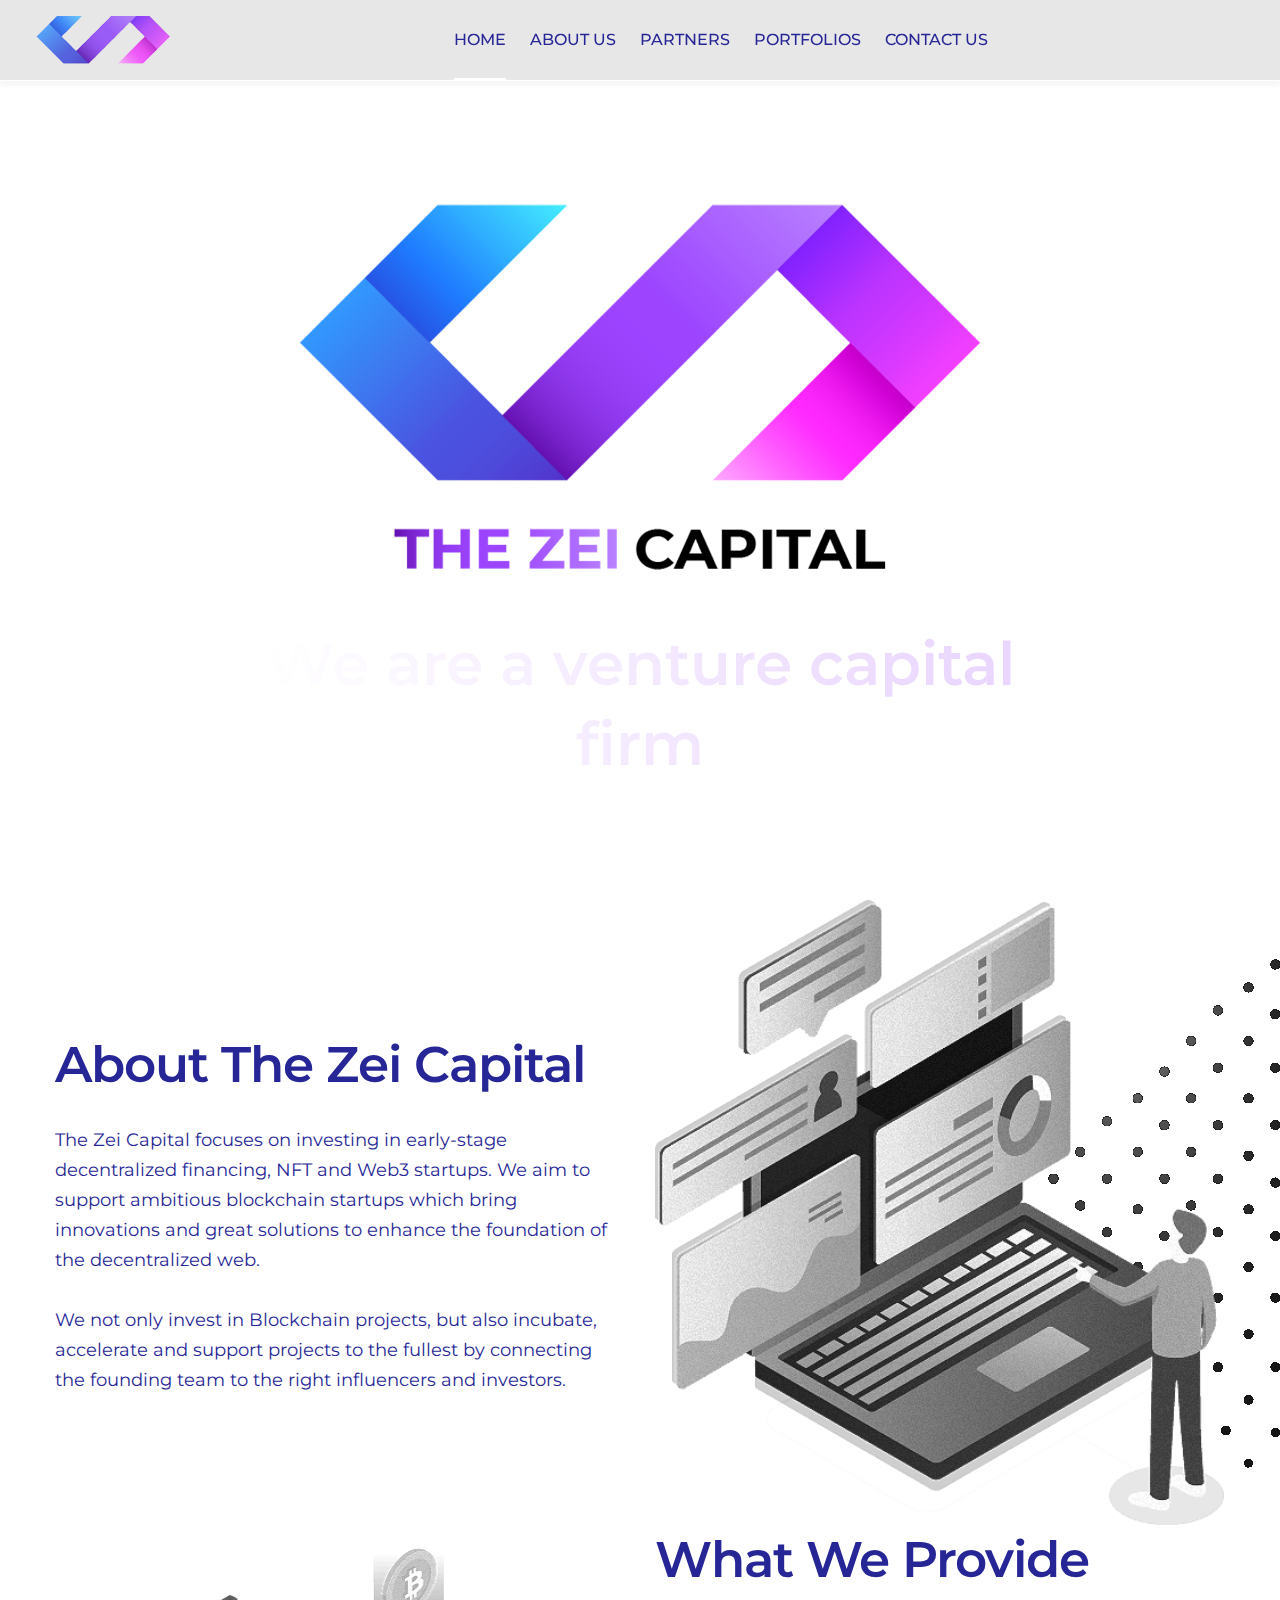
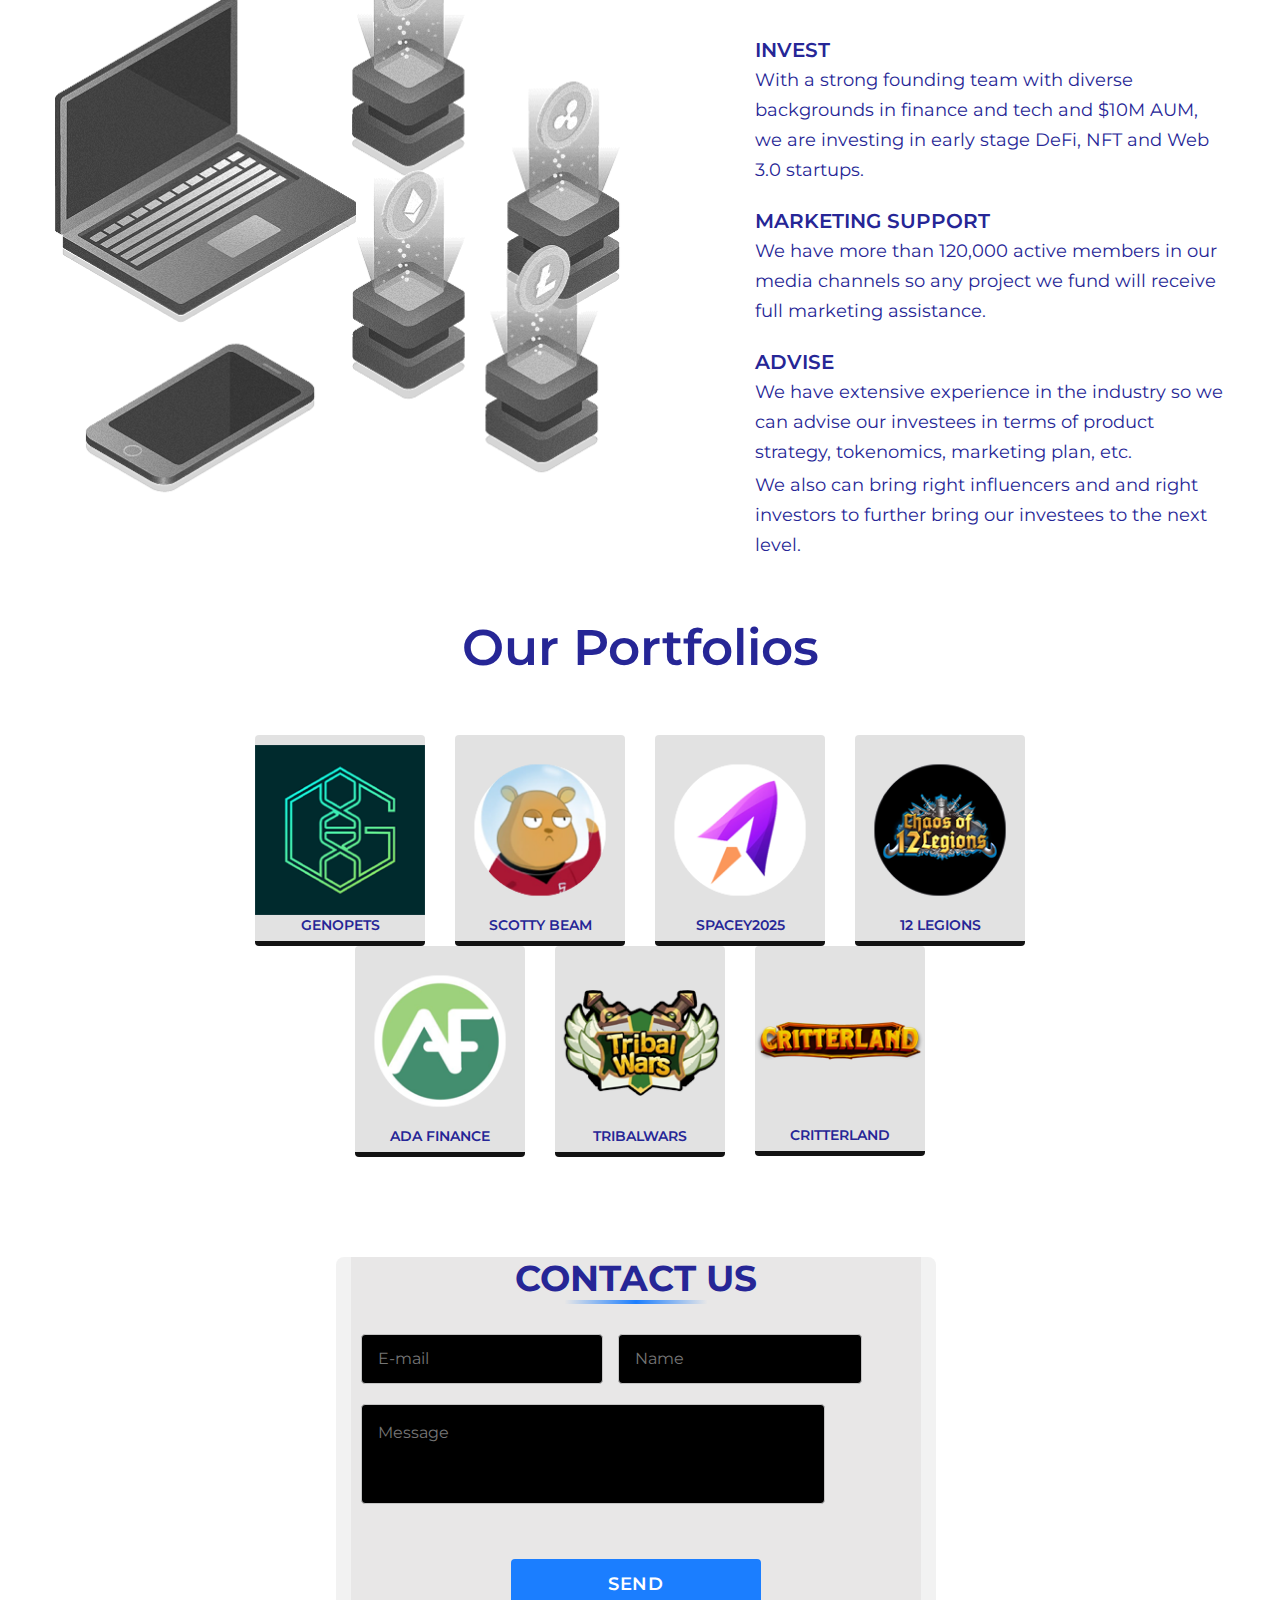
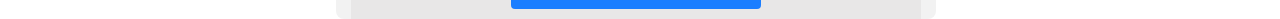
<file: index.html>
<html lang="en" class=" sizes customelements history pointerevents postmessage webgl websockets cssanimations csscolumns csscolumns-width csscolumns-span csscolumns-fill csscolumns-gap csscolumns-rule csscolumns-rulecolor csscolumns-rulestyle csscolumns-rulewidth csscolumns-breakbefore csscolumns-breakafter csscolumns-breakinside flexbox picture srcset webworkers sizes customelements history pointerevents postmessage webgl websockets cssanimations csscolumns csscolumns-width csscolumns-span csscolumns-fill csscolumns-gap csscolumns-rule csscolumns-rulecolor csscolumns-rulestyle csscolumns-rulewidth csscolumns-breakbefore csscolumns-breakafter csscolumns-breakinside flexbox picture srcset webworkers sizes customelements history pointerevents postmessage webgl websockets cssanimations csscolumns csscolumns-width csscolumns-span csscolumns-fill csscolumns-gap csscolumns-rule csscolumns-rulecolor csscolumns-rulestyle csscolumns-rulewidth csscolumns-breakbefore csscolumns-breakafter csscolumns-breakinside flexbox picture srcset webworkers sizes customelements history pointerevents postmessage webgl websockets cssanimations csscolumns csscolumns-width csscolumns-span csscolumns-fill csscolumns-gap csscolumns-rule csscolumns-rulecolor csscolumns-rulestyle csscolumns-rulewidth csscolumns-breakbefore csscolumns-breakafter csscolumns-breakinside flexbox picture srcset webworkers"><head><link type="text/css" id="dark-mode" rel="stylesheet" href="">

    <meta charset="utf-8">
    <meta http-equiv="x-ua-compatible" content="ie=edge">
    <meta name="description" content="">
    <meta name="viewport" content="width=device-width, initial-scale=1, shrink-to-fit=no">

    <!--====== Title ======-->
    <title>The Zei Capital - We are a venture capital ﬁrm</title>

    <!--====== Favicon Icon ======-->
    <link rel="shortcut icon" href="assets/images/2.png" type="image/png">

    <!--====== Bootstrap css ======-->
    <link rel="stylesheet" href="assets/css/bootstrap.min.css">

    <!--====== Fontawesome css ======-->
    <link rel="stylesheet" href="assets/css/all.css">

    <!--====== nice select css ======-->
    <link rel="stylesheet" href="assets/css/nice-select.css">

    <!--====== Slick css ======-->
    <link rel="stylesheet" href="assets/css/slick.css">

    <!--====== Swiper css ======-->
    <link rel="stylesheet" href="assets/css/swiper.min.css">

    <!--====== Default css ======-->
    <link rel="stylesheet" href="assets/css/default.css">

    <!--====== Style css ======-->
    <link rel="stylesheet" href="assets/css/style.css">


</head>

<body data-new-gr-c-s-check-loaded="14.1052.0" data-gr-ext-installed="" data-new-gr-c-s-loaded="14.1052.0">

    <header class="header-area">
        <div class="header-nav sticky">
            <div class="container-fluid">
                <div class="row">
                    <div class="col-lg-12">
                        <div class="navigation">
                            <nav class="navbar navbar-expand-lg navbar-light ">
                                <a class="navbar-brand" href="index.html"><img src="assets/images/logo.png" alt=""></a>
                                <!-- logo -->
                                <button class="navbar-toggler" type="button" data-toggle="collapse" data-target="#navbarSupportedContent" aria-controls="navbarSupportedContent" aria-expanded="false" aria-label="Toggle navigation">
                                    <span class="toggler-icon"></span>
                                    <span class="toggler-icon"></span>
                                    <span class="toggler-icon"></span>
                                </button> <!-- navbar toggler -->

                                <div class="collapse navbar-collapse sub-menu-bar" id="navbarSupportedContent">
                                    <ul class="navbar-nav m-auto">
                                        <li class="nav-item">
                                            <a class="nav-link active" href="index.html">HOME </a>
                                        </li>
                                        <li class="nav-item">
                                            <a class="nav-link" href="#about">ABOUT US</a>
                                        </li>
                                        <li class="nav-item">
                                            <a class="nav-link" href="#partners">PARTNERS</a>
                                        </li>
                                        <li class="nav-item">
                                            <a class="nav-link" href="#portfolios">PORTFOLIOS</a>
                                        </li>
                                        <li class="nav-item">
                                            <a class="nav-link" href="#contact">CONTACT US</a>
                                        </li>
                                    </ul>
                                </div> <!-- navbar collapse -->
                            </nav>
                        </div> <!-- navigation -->
                    </div>
                </div>
            </div>
        </div>
    </header>

    <section class="banner-area bg_cover">
        <div class="container">
            <div class="row justify-content-center">
                <div class="col-lg-8 col-md-8">
                    <div class="banner-content text-center">
					<img src="assets/images/alogo.png" alt="logo">
                        <h1 class="title">We are a venture capital ﬁrm</h1>
                    </div>
                </div>
            </div>
        </div>
    </section>

    <section class="crypten-trade-area pt-190">
        
        <div class="item-1 item-2 mt-180">
            <div class="container">
                <div class="row align-items-center">
                    <div class="col-lg-6 order-lg-1 order-2">
                        <div class="crypten-trade-content" id="about">
                            <span></span>
                            <h3 class="title">About The Zei Capital</h3>
                            <p>The Zei Capital focuses on investing in early-stage decentralized financing, NFT and Web3 startups. We aim to support ambitious blockchain startups which bring innovations and great solutions to enhance the foundation of the decentralized web.</p>
							<p>We not only invest in Blockchain projects, but also incubate, accelerate and support projects to the fullest by connecting the founding team to the right influencers and investors.</p>
                        </div>
                    </div>
                    <div class="col-lg-6 order-lg-2 order-1">
                        <div class="crypten-trade-thumb">
                            <img src="assets/images/benefits-2.png" alt="">
                        </div>
                    </div>
                </div>
            </div>
            <div class="crypten-color">
                <img src="assets/images/shape/color-bg-2.png" alt="">
            </div>
        </div>
		<div class="item-1">
            <div class="container">
                <div class="row align-items-center">
                    <div class="col-lg-6">
                        <div class="crypten-trade-thumb">
                            <img src="assets/images/benefits-1.png" alt="">
                        </div>
                    </div>
                    <div class="col-lg-6">
                        <div class="crypten-trade-content">
                            <span></span>
                            <h3 class="title">What We Provide</h3><br><br>
                            <div class="trade-item mt-30">
                                <img src="assets/images/icon/trade-icon-1.png" alt="">
                                <h5 class="title">Invest</h5>
                                <p>With  a strong founding team with diverse backgrounds in finance and tech and $10M AUM, we are investing in early stage DeFi, NFT and Web 3.0 startups.</p>
                            </div><br>
                            <div class="trade-item mt-30">
                                <img src="assets/images/icon/features-icon-1.png" alt="">
                                <h5 class="title">Marketing Support</h5>
                                <p>We have more than 120,000 active members in our media channels so any project we fund will receive full marketing assistance.</p>
                            </div><br>
                            <div class="trade-item mt-30">
                                <img src="assets/images/icon/trade-icon-3.png" alt="">
                                <h5 class="title">Advise</h5>
                                <p>We have extensive experience in the industry so we can advise our investees in terms of product strategy, tokenomics, marketing plan, etc.</p>
								<p>We also can bring right influencers and and right investors to further bring our investees to the next level.
</p>
                            </div>
                        </div>
                    </div>
                </div>
            </div>
            <div class="crypten-color">
                
            </div>
        </div>
    </section>

    

    <section class="brand-area">
        <div class="container">
            <div class="row justify-content-center">
                <div class="col-lg-6">
                    <div class="section-title text-center" id="portfolios">
                        <h3 class="title">Our Portfolios</h3>
                    </div>
                </div>
            </div>
            <div class="row justify-content-center">
                <div class="col-lg-2 col-md-3 col-sm-6 col-6">
                    <div class="brand-item mt-30" style="border-bottom: 5px solid #131313;background-color: #35333324;border-radius: 4px;padding: 5px 0px;font-size: 14px;font-weight: 600;color: ##262696;text-transform: uppercase;padding-top: 10px;">
                         <img src="assets/images/13632.png?v=1.1" alt="brand">
						<div><center><span>Genopets</span></center></div>
                    </div>
                </div>
                <div class="col-lg-2 col-md-3 col-sm-6 col-6">
                    <div class="brand-item mt-30" style="border-bottom: 5px solid #131313;background-color: #35333324;border-radius: 4px;padding: 5px 0px;font-size: 14px;font-weight: 600;color: ##262696;text-transform: uppercase;padding-top: 10px;">
                        <img src="assets/images/sb.png" alt="brand">
						<div><center><span>SCOTTY BEAM</span></center></div>
                    </div>
                </div>
                <div class="col-lg-2 col-md-3 col-sm-6 col-6">
                    <div class="brand-item mt-30" style="border-bottom: 5px solid #131313;background-color: #35333324;border-radius: 4px;padding: 5px 0px;font-size: 14px;font-weight: 600;color: ##262696;text-transform: uppercase;padding-top: 10px;">
                        <img src="assets/images/spy.png" alt="brand">
						<div><center><span>SPACEY2025</span></center></div>
                    </div>
                </div>
                <div class="col-lg-2 col-md-3 col-sm-6 col-6">
                    <div class="brand-item mt-30" style="border-bottom: 5px solid #131313;background-color: #35333324;border-radius: 4px;padding: 5px 0px;font-size: 14px;font-weight: 600;color: ##262696;text-transform: uppercase;padding-top: 10px;">
                        <img src="assets/images/12l.png" alt="brand">
						<div><center><span>12 LEGIONS</span></center></div>
                    </div>
                </div>
            </div>
            <div class="row justify-content-center mt-70">
                <div class="col-lg-2 col-md-3 col-sm-6 col-6">
                    <div class="brand-item mt-30" style="border-bottom: 5px solid #131313;background-color: #35333324;border-radius: 4px;padding: 5px 0px;font-size: 14px;font-weight: 600;color: ##262696;text-transform: uppercase;padding-top: 10px;">
                        <img src="assets/images/p2p.png" alt="brand">
						<div><center><span>ADA FINANCE</span></center></div>
                    </div>
                </div>
                <div class="col-lg-2 col-md-3 col-sm-6 col-6">
                    <div class="brand-item mt-30" style="border-bottom: 5px solid #131313;background-color: #35333324;border-radius: 4px;padding: 5px 0px;font-size: 14px;font-weight: 600;color: ##262696;text-transform: uppercase;padding-top: 10px;">
                        <img src="assets/images/tribalwars.png" alt="brand">
						<div><center><span>tribalwars</span></center></div>
                    </div>
                </div>
                <div class="col-lg-2 col-md-3 col-sm-6 col-6">
                    <div class="brand-item mt-30" style="border-bottom: 5px solid #131313;background-color: #35333324;border-radius: 4px;padding: 5px 0px;font-size: 14px;font-weight: 600;color: ##262696;text-transform: uppercase;padding-top: 10px;">
                        <img src="assets/images/cr.png" alt="brand">
						<div><center><span>Critterland</span></center></div>
                    </div>
                </div>
                
            </div>
			            
			
            
            
             
			
			             
			
			             
						             
             
			 
            
            
            
                        
        </div>
        <div class="banefits-color-2">
            
        </div>
    </section>

    <section class="contact-area">
        <div class="container">
            <div class="row justify-content-center">
                <div class="col-lg-6">
                    <section id="form_block" class="container" style="
    background: #F2F2F2;
    /* box-shadow: 0px 4px 32px rgb(0 0 0 / 25%); */
    border-radius: 8px;
    width: 100%;
    /* height: 500px; */
    position: absolute;
    /* bottom: -248px; */
    /* padding: 50px 0px; */
    margin: 0px 0px 0px -19px;
"><grammarly-extension data-grammarly-shadow-root="true" style="position: absolute; top: 0px; left: 0px; pointer-events: none;" class="cGcvT"></grammarly-extension><grammarly-extension data-grammarly-shadow-root="true" style="position: absolute; top: 0px; left: 0px; pointer-events: none;" class="cGcvT"></grammarly-extension>
			<div class="form" style="
    background: #e8e7e7;
">
				<h2 style="
    /* background: #e8e7e7; */
    text-align: center;
    text-transform: uppercase;
    margin-bottom: 30px;
    color: #262696;
    border-top: 0px;
    border-left: 0px;
    border-right: 0px;
    border-bottom: 4px solid transparent;
    border-image-source: linear-gradient(to right, rgba(0, 0, 0, 0), rgba(0, 0, 0, 0), rgba(0, 0, 0, 0), rgba(0, 0, 0, 0), #1B7EFF, rgba(0, 0, 0, 0), rgba(0, 0, 0, 0), rgba(0, 0, 0, 0), rgba(0, 0, 0, 0));
    border-image-slice: 1;
    background: #e8e7e7;
">contact us</h2>
				<div class="form-container" style="
    background: #e8e7e7;
">
					<div role="form" class="wpcf7" id="wpcf7-f437-o2" lang="en-US" dir="ltr">
<div class="screen-reader-response"><p role="status" aria-live="polite" aria-atomic="true"></p> <ul></ul></div>
<form action="#" method="post" class="wpcf7-form init" novalidate="novalidate" data-status="init">
<div style="display: none;">
<input type="hidden" name="_wpcf7" value="437">
<input type="hidden" name="_wpcf7_version" value="5.3.2">
<input type="hidden" name="_wpcf7_locale" value="en_US">
<input type="hidden" name="_wpcf7_unit_tag" value="wpcf7-f437-o2">
<input type="hidden" name="_wpcf7_container_post" value="0">
<input type="hidden" name="_wpcf7_posted_data_hash" value="">
</div>
<p class="form-row form-row-wide">
<span class="wpcf7-form-control-wrap your-email"><input type="email" name="your-email" value="" size="40" class="wpcf7-form-control wpcf7-text wpcf7-email wpcf7-validates-as-required wpcf7-validates-as-email message-email" aria-required="true" aria-invalid="false" placeholder="E-mail" style="
    margin: 0px 15px;
    padding: 16px;
    width: 242px;
    height: 50px;
    background: #000000;
    border: 1px solid #C4C4C4;
    box-sizing: border-box;
    border-radius: 4px;
    transition: .2s all ease-in-out;
    -webkit-appearance: none;
    -moz-appearance: none;
    appearance: none;
"></span><br>
<span class="wpcf7-form-control-wrap your-name"><input type="text" name="your-name" value="" size="40" class="wpcf7-form-control wpcf7-text wpcf7-validates-as-required message-name" aria-required="true" aria-invalid="false" placeholder="Name" style="
    padding: 16px;
    width: 244px;
    height: 50px;
    background: #000000;
    border: 1px solid #C4C4C4;
    box-sizing: border-box;
    border-radius: 4px;
    transition: .2s all ease-in-out;
    -webkit-appearance: none;
    -moz-appearance: none;
    appearance: none;
"></span>
</p>
<p class="form-row">
<span class="wpcf7-form-control-wrap your-message"><textarea name="your-message" cols="40" rows="10" class="wpcf7-form-control wpcf7-textarea" aria-invalid="false" placeholder="Message" spellcheck="false" style="
    margin: 15px;
    margin: 0 10px;
    box-shadow: none;
    background: #000000;
    border: 1px solid #C4C4C4;
    box-sizing: border-box;
    border-radius: 4px;
    padding: 16px;
    overflow: hidden;
    width: 100%;
    margin: 20px 15px 45px 15px;
    height: 100px;
    resize: none;
    transition: .2s all ease-in-out;
    -webkit-appearance: none;
    -moz-appearance: none;
    appearance: none;
"></textarea></span><br>
<input type="submit" value="Send" class="wpcf7-form-control wpcf7-submit" style="
    background: #1B7EFF;
    border: 1px solid #C4C4C4;
    border-radius: 4px;
    height: 50px;
    width: 250px;
    margin: 10px auto;
    display: block;
    border: 0px;
    letter-spacing: 0.05em;
    text-transform: uppercase;
    color: #FFFFFF;
    font-weight: 600;
    font-size: 18px;
    line-height: 16px;
"></p>
<div class="wpcf7-response-output" aria-hidden="true"></div></form></div>				</div>
			</div>
		</section>
                </div>
            </div>
        </div>
        <div class="banefits-color-2">
            
        </div>
    </section>

    <footer class="footer-area">
        <div class="container">
            <div class="row">
                <div class="col-lg-12" style="
    /* background: #e8e7e7; */
">
                    
                </div>
            </div>
        </div>
        <div class="banefits-color-2">
            
        </div>
    </footer>

    <!--====== jquery js ======-->
    <script src="assets/js/vendor/modernizr-3.6.0.min.js"></script>
    <script src="assets/js/vendor/jquery-1.12.4.min.js"></script>

    <!--====== Bootstrap js ======-->
    <script src="assets/js/bootstrap.min.js"></script>
    <script src="assets/js/popper.min.js"></script>

    <!--====== Slick js ======-->
    <script src="assets/js/slick.min.js"></script>

    <!--====== Swiper js ======-->
    <script src="assets/js/swiper.min.js"></script>

    <!--====== nice select js ======-->
    <script src="assets/js/jquery.nice-select.min.js"></script>

    <!--====== circle progress js ======-->
    <script src="assets/js/circle-progress.min.js"></script>

    <!--====== Images Loaded js ======-->
    <script src="assets/js/jquery.syotimer.min.js"></script>

    <!--====== Main js ======-->
    <script src="assets/js/main.js"></script>



<grammarly-desktop-integration data-grammarly-shadow-root="true"></grammarly-desktop-integration><grammarly-mirror data-grammarly-shadow-root="true" class="cGcvT"></grammarly-mirror></body></html>
</file>
<file: assets/css/nice-select.css>
.nice-select {
  -webkit-tap-highlight-color: transparent;
  background-color: ##262696;
  border-radius: 5px;
  border: solid 1px #e8e8e8;
  box-sizing: border-box;
  clear: both;
  cursor: pointer;
  display: block;
  float: left;
  font-family: inherit;
  font-size: 14px;
  font-weight: normal;
  height: 42px;
  line-height: 40px;
  outline: none;
  padding-left: 18px;
  padding-right: 30px;
  position: relative;
  text-align: left !important;
  -webkit-transition: all 0.2s ease-in-out;
  transition: all 0.2s ease-in-out;
  -webkit-user-select: none;
     -moz-user-select: none;
      -ms-user-select: none;
          user-select: none;
  white-space: nowrap;
  width: auto; }
  .nice-select:hover {
    border-color: #dbdbdb; }
  .nice-select:active, .nice-select.open, .nice-select:focus {
    border-color: #999; }
  .nice-select:after {
    border-bottom: 2px solid #999;
    border-right: 2px solid #999;
    content: '';
    display: block;
    height: 5px;
    margin-top: -4px;
    pointer-events: none;
    position: absolute;
    right: 12px;
    top: 50%;
    -webkit-transform-origin: 66% 66%;
        -ms-transform-origin: 66% 66%;
            transform-origin: 66% 66%;
    -webkit-transform: rotate(45deg);
        -ms-transform: rotate(45deg);
            transform: rotate(45deg);
    -webkit-transition: all 0.15s ease-in-out;
    transition: all 0.15s ease-in-out;
    width: 5px; }
  .nice-select.open:after {
    -webkit-transform: rotate(-135deg);
        -ms-transform: rotate(-135deg);
            transform: rotate(-135deg); }
  .nice-select.open .list {
    opacity: 1;
    pointer-events: auto;
    -webkit-transform: scale(1) translateY(0);
        -ms-transform: scale(1) translateY(0);
            transform: scale(1) translateY(0); }
  .nice-select.disabled {
    border-color: #ededed;
    color: #999;
    pointer-events: none; }
    .nice-select.disabled:after {
      border-color: #cccccc; }
  .nice-select.wide {
    width: 100%; }
    .nice-select.wide .list {
      left: 0 !important;
      right: 0 !important; }
  .nice-select.right {
    float: right; }
    .nice-select.right .list {
      left: auto;
      right: 0; }
  .nice-select.small {
    font-size: 12px;
    height: 36px;
    line-height: 34px; }
    .nice-select.small:after {
      height: 4px;
      width: 4px; }
    .nice-select.small .option {
      line-height: 34px;
      min-height: 34px; }
  .nice-select .list {
    background-color: ##262696;
    border-radius: 5px;
    box-shadow: 0 0 0 1px rgba(68, 68, 68, 0.11);
    box-sizing: border-box;
    margin-top: 4px;
    opacity: 0;
    overflow: hidden;
    padding: 0;
    pointer-events: none;
    position: absolute;
    top: 100%;
    left: 0;
    -webkit-transform-origin: 50% 0;
        -ms-transform-origin: 50% 0;
            transform-origin: 50% 0;
    -webkit-transform: scale(0.75) translateY(-21px);
        -ms-transform: scale(0.75) translateY(-21px);
            transform: scale(0.75) translateY(-21px);
    -webkit-transition: all 0.2s cubic-bezier(0.5, 0, 0, 1.25), opacity 0.15s ease-out;
    transition: all 0.2s cubic-bezier(0.5, 0, 0, 1.25), opacity 0.15s ease-out;
    z-index: 9; }
    .nice-select .list:hover .option:not(:hover) {
      background-color: transparent !important; }
  .nice-select .option {
    cursor: pointer;
    font-weight: 400;
    line-height: 40px;
    list-style: none;
    min-height: 40px;
    outline: none;
    padding-left: 18px;
    padding-right: 29px;
    text-align: left;
    -webkit-transition: all 0.2s;
    transition: all 0.2s; }
    .nice-select .option:hover, .nice-select .option.focus, .nice-select .option.selected.focus {
      background-color: #f6f6f6; }
    .nice-select .option.selected {
      font-weight: bold; }
    .nice-select .option.disabled {
      background-color: transparent;
      color: #999;
      cursor: default; }

.no-csspointerevents .nice-select .list {
  display: none; }

.no-csspointerevents .nice-select.open .list {
  display: block; }
</file>
<file: assets/css/default.css>

</file>
<file: assets/css/style.css>
@import url("https://fonts.googleapis.com/css2?family=Montserrat:ital,wght@0,100;0,300;0,400;0,500;0,600;0,700;0,800;0,900;1,400&amp;display=swap");body{font-family:"Montserrat",sans-serif;font-weight:normal;font-style:normal;color:#262696;background:white;overflow-x:hidden}*{margin:0;padding:0;-webkit-box-sizing:border-box;box-sizing:border-box}img{max-width:100%}a:focus,input:focus,textarea:focus,button:focus{text-decoration:none;outline:none}a:focus,a:hover{text-decoration:none}i,span,a{display:inline-block}h1,h2,h3,h4,h5,h6{font-family:"Montserrat",sans-serif;font-weight:700;color:#2f3541;margin:0px}h1{font-size:48px}h2{font-size:36px}h3{font-size:28px}h4{font-size:22px}h5{font-size:18px}h6{font-size:16px}ul,ol{margin:0px;padding:0px;list-style-type:none}p{font-size:16px;font-weight:400;line-height:24px;color:#262696;margin:0px}.bg_cover{background-position:center center;background-size:cover;background-repeat:no-repeat;width:100%;height:100%}.slick-slide{outline:0}.main-btn{display:inline-block;font-weight:700;text-align:center;white-space:nowrap;text-transform:uppercase;vertical-align:middle;-webkit-user-select:none;-moz-user-select:none;-ms-user-select:none;user-select:none;border:0px;padding:0 32px;font-size:14px;line-height:50px;color:#262696 !important;cursor:pointer;z-index:5;-webkit-transition:all .4s ease-out 0s;transition:all .4s ease-out 0s;border-radius:4px;background:-webkit-gradient(linear, left top, right top, from(#c90075), color-stop(50%, #de00ac), to(#c90075));background:linear-gradient(to right, #c90075 0%, #de00ac 50%, #c90075 100%);background-size:200% auto;letter-spacing:1px;-webkit-box-shadow:0px 2px 0px 0px rgba(0,0,0,0.1),inset 0px -1px 1px 0px rgba(255,255,255,0.2);box-shadow:0px 2px 0px 0px rgba(0,0,0,0.1),inset 0px -1px 1px 0px rgba(255,255,255,0.2)}.main-btn:hover{background-position:right center}.main-btn.main-btn-2{background:-webkit-gradient(linear, left top, right top, from(#0065e8), color-stop(50%, #11a2f1), to(#0065e8));background:linear-gradient(to right, #0065e8 0%, #11a2f1 50%, #0065e8 100%);background-size:200% auto}.main-btn.main-btn-2:hover{background-position:right center}.main-btn.main-btn-3{background:-webkit-gradient(linear, left top, right top, from(#ffa600), color-stop(50%, #ffffff), to(#ffa600));background:linear-gradient(to right, #ffa600 0%, #ffffff 50%, #ffa600 100%);background-size:200% auto}.main-btn.main-btn-3:hover{background-position:right center}.section-title span{font-size:20px;font-weight:600;text-transform:uppercase;color:#262696;position:relative}@media (max-width: 767px){.section-title span{font-size:16px}}.section-title span::before{position:absolute;content:'';left:-58px;top:50%;-webkit-transform:translateY(-50%);transform:translateY(-50%);height:2px;width:48px;background:#ffffff}@media (max-width: 767px){.section-title span::before{width:20px;left:-30px}}.section-title span::after{position:absolute;content:'';right:-58px;top:50%;-webkit-transform:translateY(-50%);transform:translateY(-50%);height:2px;width:48px;background:#ffffff}@media (max-width: 767px){.section-title span::after{width:20px;right:-30px}}.section-title .title{font-size:50px;line-height:60px;font-weight:600;padding:8px 10px 19px;color:#262696}@media only screen and (min-width: 992px) and (max-width: 1200px){.section-title .title{font-size:38px;line-height:48px}}@media (max-width: 767px){.section-title .title{font-size:30px;line-height:40px}}@media only screen and (min-width: 576px) and (max-width: 767px){.section-title .title{font-size:38px;line-height:48px}}.section-title.section-title-2 span{color:#262696}.section-title.section-title-2 .title{color:#262696;-webkit-text-fill-color:white}.header-nav{position:absolute;top:0px;right:0;left:0;z-index:99;background-color:transparent;padding:0 15px;border-bottom:1px solid #ffffff}@media only screen and (min-width: 768px) and (max-width: 991px){.header-nav{padding:5px 0}}@media (max-width: 767px){.header-nav{padding:5px 0}}.header-nav.sticky{position:fixed;top:0;left:0;right:0;background:#e2e0e0c7;-webkit-box-shadow:0px 5px 5px 0px rgba(0,0,0,0.04);box-shadow:0px 5px 5px 0px rgba(0,0,0,0.04);z-index:999;-webkit-animation:sticky  1.2s;animation:sticky  1.2s}.header-nav.sticky .navbar .navbar-nav .nav-item a{line-height:80px !important}@media only screen and (min-width: 768px) and (max-width: 991px){.header-nav.sticky .navbar .navbar-nav .nav-item a{line-height:40px !important}}@media (max-width: 767px){.header-nav.sticky .navbar .navbar-nav .nav-item a{line-height:40px !important}}.header-nav.sticky .navbar .navbar-nav .nav-item .sub-menu li a{line-height:30px !important}.header-nav .navigation .navbar{position:relative;padding:0}.header-nav .navigation .navbar .navbar-brand{margin-left:0}.header-nav .navigation .navbar .navbar-toggler{padding:10px 12px;border-radius:0;border:0}.header-nav .navigation .navbar .navbar-toggler .toggler-icon{width:30px;height:2px;background-color:#262696;margin:5px 0;display:block;position:relative;-webkit-transition:all .3s ease-out 0s;transition:all .3s ease-out 0s}.header-nav .navigation .navbar .navbar-toggler.active .toggler-icon:nth-of-type(1){-webkit-transform:rotate(45deg);transform:rotate(45deg);top:7px}.header-nav .navigation .navbar .navbar-toggler.active .toggler-icon:nth-of-type(2){opacity:0}.header-nav .navigation .navbar .navbar-toggler.active .toggler-icon:nth-of-type(3){-webkit-transform:rotate(135deg);transform:rotate(135deg);top:-7px}@media only screen and (min-width: 768px) and (max-width: 991px){.header-nav .navigation .navbar .navbar-collapse{position:absolute;top:106%;left:0;width:100%;background-color:rgba(39,17,86,0.8);z-index:8;padding:10px 16px;-webkit-box-shadow:0 26px 48px 0 rgba(0,0,0,0.15);box-shadow:0 26px 48px 0 rgba(0,0,0,0.15)}}@media (max-width: 767px){.header-nav .navigation .navbar .navbar-collapse{position:absolute;top:106%;left:-15px;width:106%;background-color:rgba(39,17,86,0.8);z-index:8;padding:10px 16px;-webkit-box-shadow:0 26px 48px 0 rgba(0,0,0,0.15);box-shadow:0 26px 48px 0 rgba(0,0,0,0.15)}}@media only screen and (min-width: 768px) and (max-width: 991px){.header-nav .navigation .navbar .navbar-nav{margin-right:0}}@media (max-width: 767px){.header-nav .navigation .navbar .navbar-nav{margin-right:0}}.header-nav .navigation .navbar .navbar-nav .nav-item{position:relative}.header-nav .navigation .navbar .navbar-nav .nav-item a{font-size:16px;font-weight:500;color:#262696;text-transform:uppercase;position:relative;-webkit-transition:all .3s ease-out 0s;transition:all .3s ease-out 0s;line-height:105px;margin-right:40px;padding:0;font-family:"Montserrat",sans-serif}@media only screen and (min-width: 768px) and (max-width: 991px){.header-nav .navigation .navbar .navbar-nav .nav-item a{line-height:60px !important}}@media (max-width: 767px){.header-nav .navigation .navbar .navbar-nav .nav-item a{line-height:60px !important}}.header-nav .navigation .navbar .navbar-nav .nav-item a.active{color:#262696}.header-nav .navigation .navbar .navbar-nav .nav-item a.active::before{width:100%}.header-nav .navigation .navbar .navbar-nav .nav-item a::before{position:absolute;content:'';width:0%;bottom:0;left:0;height:2px;background:#ffffff;-webkit-transition:all .3s ease-out 0s;transition:all .3s ease-out 0s}@media only screen and (min-width: 768px) and (max-width: 991px){.header-nav .navigation .navbar .navbar-nav .nav-item a::before{display:none}}@media (max-width: 767px){.header-nav .navigation .navbar .navbar-nav .nav-item a::before{display:none}}@media only screen and (min-width: 1200px) and (max-width: 1600px){.header-nav .navigation .navbar .navbar-nav .nav-item a{margin-right:24px}}@media only screen and (min-width: 768px) and (max-width: 991px){.header-nav .navigation .navbar .navbar-nav .nav-item a{color:#262696}}@media (max-width: 767px){.header-nav .navigation .navbar .navbar-nav .nav-item a{color:#262696}}@media only screen and (min-width: 768px) and (max-width: 991px){.header-nav .navigation .navbar .navbar-nav .nav-item a>i{display:none}}@media (max-width: 767px){.header-nav .navigation .navbar .navbar-nav .nav-item a>i{display:none}}@media only screen and (min-width: 992px) and (max-width: 1200px){.header-nav .navigation .navbar .navbar-nav .nav-item a{font-size:14px;margin:0 8px}}@media only screen and (min-width: 768px) and (max-width: 991px){.header-nav .navigation .navbar .navbar-nav .nav-item a{padding:0;display:block;border:0;margin:0;line-height:40px}}@media (max-width: 767px){.header-nav .navigation .navbar .navbar-nav .nav-item a{padding:0;display:block;border:0;margin:0;line-height:40px}}.header-nav .navigation .navbar .navbar-nav .nav-item a span{padding-left:5px;font-size:15px}@media only screen and (min-width: 768px) and (max-width: 991px){.header-nav .navigation .navbar .navbar-nav .nav-item a span{display:none}}@media (max-width: 767px){.header-nav .navigation .navbar .navbar-nav .nav-item a span{display:none}}.header-nav .navigation .navbar .navbar-nav .nav-item:first-child a{margin-left:0}.header-nav .navigation .navbar .navbar-nav .nav-item:last-child a{margin-right:0}.header-nav .navigation .navbar .navbar-nav .nav-item .sub-menu{position:absolute;left:0;top:110%;width:200px;background-color:rgba(39,17,86,0.8);opacity:0;visibility:hidden;-webkit-transition:all .3s ease-out 0s;transition:all .3s ease-out 0s;z-index:99;-webkit-box-shadow:0 2px 6px 0 rgba(0,0,0,0.16);box-shadow:0 2px 6px 0 rgba(0,0,0,0.16)}@media only screen and (min-width: 768px) and (max-width: 991px){.header-nav .navigation .navbar .navbar-nav .nav-item .sub-menu{position:relative !important;width:100% !important;left:0 !important;top:auto !important;opacity:1 !important;visibility:visible !important;display:none;right:auto;-webkit-transform:translateX(0%);transform:translateX(0%);-webkit-transition:all 0s ease-out 0s;transition:all 0s ease-out 0s;-webkit-box-shadow:none;box-shadow:none;text-align:left;border-top:0}}@media (max-width: 767px){.header-nav .navigation .navbar .navbar-nav .nav-item .sub-menu{position:relative !important;width:100% !important;left:0 !important;top:auto !important;opacity:1 !important;visibility:visible !important;display:none;right:auto;-webkit-transform:translateX(0%);transform:translateX(0%);-webkit-transition:all 0s ease-out 0s;transition:all 0s ease-out 0s;-webkit-box-shadow:none;box-shadow:none;text-align:left;border-top:0}}.header-nav .navigation .navbar .navbar-nav .nav-item .sub-menu>li{position:relative}.header-nav .navigation .navbar .navbar-nav .nav-item .sub-menu>li .sub-nav-toggler{color:#2f3541;-webkit-transition:all .3s ease-out 0s;transition:all .3s ease-out 0s}.header-nav .navigation .navbar .navbar-nav .nav-item .sub-menu>li a{display:block;padding:8px 24px;position:relative;color:#262696;-webkit-transition:all .3s ease-out 0s;transition:all .3s ease-out 0s;border-radius:0;margin:0 0;line-height:30px}.header-nav .navigation .navbar .navbar-nav .nav-item .sub-menu>li a i{float:right;font-size:14px;margin-top:5px}@media only screen and (min-width: 768px) and (max-width: 991px){.header-nav .navigation .navbar .navbar-nav .nav-item .sub-menu>li a i{display:none}}@media (max-width: 767px){.header-nav .navigation .navbar .navbar-nav .nav-item .sub-menu>li a i{display:none}}.header-nav .navigation .navbar .navbar-nav .nav-item .sub-menu>li a .sub-nav-toggler i{display:inline-block}.header-nav .navigation .navbar .navbar-nav .nav-item .sub-menu>li .sub-menu{right:auto;left:100%;top:0;opacity:0;visibility:hidden;-webkit-transition:all .3s ease-out 0s;transition:all .3s ease-out 0s}@media only screen and (min-width: 768px) and (max-width: 991px){.header-nav .navigation .navbar .navbar-nav .nav-item .sub-menu>li .sub-menu{padding-left:30px}}@media (max-width: 767px){.header-nav .navigation .navbar .navbar-nav .nav-item .sub-menu>li .sub-menu{padding-left:30px}}.header-nav .navigation .navbar .navbar-nav .nav-item .sub-menu>li:hover .sub-menu{top:100%;opacity:1;visibility:visible}.header-nav .navigation .navbar .navbar-nav .nav-item .sub-menu>li:hover .sub-nav-toggler{color:#262696}.header-nav .navigation .navbar .navbar-nav .nav-item .sub-menu>li:hover>a{background-color:#262696;color:#262696 !important}.header-nav .navigation .navbar .navbar-nav .nav-item:hover .nav-link{color:#262696}.header-nav .navigation .navbar .navbar-nav .nav-item:hover .nav-link::before{width:100%}.header-nav .navigation .navbar .navbar-nav .nav-item:hover .sub-menu{opacity:1;visibility:visible;top:100%}.header-nav .navigation .navbar .navbar-nav .nav-item .sub-nav-toggler{display:none}@media only screen and (min-width: 768px) and (max-width: 991px){.header-nav .navigation .navbar .navbar-nav .nav-item .sub-nav-toggler{display:inline-block;position:absolute;top:-14px;right:0;padding:10px 14px;font-size:16px;background:none;border:0;color:#262696}}@media (max-width: 767px){.header-nav .navigation .navbar .navbar-nav .nav-item .sub-nav-toggler{display:inline-block;position:absolute;top:-14px;right:0;padding:10px 14px;font-size:16px;background:none;border:0;color:#262696}}@media only screen and (min-width: 768px) and (max-width: 991px){.header-nav .navigation .navbar .navbar-btn{position:absolute;right:80px;top:50%;-webkit-transform:translateY(-50%);transform:translateY(-50%)}}@media (max-width: 767px){.header-nav .navigation .navbar .navbar-btn{position:absolute;right:80px;top:50%;-webkit-transform:translateY(-50%);transform:translateY(-50%)}}.header-nav .navigation .navbar .navbar-btn ul li{display:inline-block;margin-left:6px}@media only screen and (min-width: 992px) and (max-width: 1200px){.header-nav .navigation .navbar .navbar-btn ul li{margin-left:3px}}@media only screen and (min-width: 992px) and (max-width: 1200px){.header-nav .navigation .navbar .navbar-btn ul li a{padding:0 20px}}@-webkit-keyframes sticky{0%{top:-200px}100%{top:0}}@keyframes sticky{0%{top:-200px}100%{top:0}}.banner-area{position:relative}.banner-area .main-btn{margin-left:10px}.banner-area>.social{position:absolute;left:50px;top:50%;-webkit-transform:translateY(-50%);transform:translateY(-50%)}@media (max-width: 767px){.banner-area>.social{display:none;left:20px}}@media only screen and (min-width: 576px) and (max-width: 767px){.banner-area>.social{display:block}}.banner-area>.social ul li a{font-size:24px;color:#262696;margin:10px 0;-webkit-transition:all .3s ease-out 0s;transition:all .3s ease-out 0s}.banner-area>.social ul li a:hover{color:#262696}.banner-area .banner-content{padding-top:150px}.banner-area .banner-content .title{color:#262696;background:-webkit-gradient(linear, left top, right top, from(#fff), to(#e9d4ff));background:linear-gradient(90deg, #fff 0%, #e9d4ff 100%);-webkit-background-clip:text;-webkit-text-fill-color:transparent;font-size:60px;line-height:80px;font-weight:600;padding-bottom:45px}@media only screen and (min-width: 768px) and (max-width: 991px){.banner-area .banner-content .title{font-size:36px;line-height:46px}}@media (max-width: 767px){.banner-area .banner-content .title{font-size:40px;line-height:50px}}@media only screen and (min-width: 576px) and (max-width: 767px){.banner-area .banner-content .title{font-size:38px;line-height:48px}}.banner-area .banner-content ul li{display:inline-block;margin:0 5px}@media (max-width: 767px){.banner-area .banner-content ul li{margin-top:10px;margin:10px 0 0}}@media only screen and (min-width: 576px) and (max-width: 767px){.banner-area .banner-content ul li{margin:0px}}@media (max-width: 767px){.banner-area .banner-content ul li a{padding:0 20px}}.banner-area.banner-2-area{height:920px;display:-webkit-box;display:-ms-flexbox;display:flex;-webkit-box-align:center;-ms-flex-align:center;align-items:center;position:relative;z-index:10}@media only screen and (min-width: 768px) and (max-width: 991px){.banner-area.banner-2-area{height:auto;padding:200px 0px}}@media (max-width: 767px){.banner-area.banner-2-area{height:auto;padding:200px 0px 100px;display:block}}.banner-area.banner-2-area .banner-thumb{position:absolute;right:185px;top:50%;-webkit-transform:translateY(-50%);transform:translateY(-50%);z-index:-1}@media only screen and (min-width: 1200px) and (max-width: 1600px){.banner-area.banner-2-area .banner-thumb{right:0}}@media only screen and (min-width: 992px) and (max-width: 1200px){.banner-area.banner-2-area .banner-thumb{right:0;width:50%}}@media only screen and (min-width: 768px) and (max-width: 991px){.banner-area.banner-2-area .banner-thumb{right:0;width:44%}}@media (max-width: 767px){.banner-area.banner-2-area .banner-thumb{right:0;display:block;-webkit-transform:translateY(0);transform:translateY(0);position:static}}.banner-area.banner-2-area .banner-color{position:absolute;right:0;top:50%;-webkit-transform:translateY(-50%);transform:translateY(-50%);z-index:-2}.banner-area.banner-2-area .banner-content{padding-top:0;text-align:center}@media only screen and (min-width: 768px) and (max-width: 991px){.banner-area.banner-2-area .banner-content{margin-bottom:30px}}@media (max-width: 767px){.banner-area.banner-2-area .banner-content{margin-bottom:30px}}.banner-area.banner-2-area .banner-content .title{font-size:50px;line-height:60px;font-weight:600;padding-right:40px;padding-bottom:43px}@media only screen and (min-width: 992px) and (max-width: 1200px){.banner-area.banner-2-area .banner-content .title{padding-right:0;font-size:44px;line-height:54px}}@media only screen and (min-width: 768px) and (max-width: 991px){.banner-area.banner-2-area .banner-content .title{padding-right:0;font-size:40px;line-height:50px}}@media (max-width: 767px){.banner-area.banner-2-area .banner-content .title{padding-right:0;font-size:40px;line-height:50px}}@media only screen and (min-width: 576px) and (max-width: 767px){.banner-area.banner-2-area .banner-content .title{padding-right:0;font-size:50px;line-height:60px}}.banner-area.banner-2-area .banner-content p{color:#262696;font-size:20px;line-height:30px;padding-right:60px;padding-bottom:50px}@media (max-width: 767px){.banner-area.banner-2-area .banner-content p{padding-right:0;font-size:20px}}.banner-area.banner-2-area .banner-content .social{padding-top:45px}.banner-area.banner-2-area .banner-content .social ul li{display:inline-block}.banner-area.banner-2-area .banner-content .social ul li a{font-size:20px;color:#262696;margin-right:26px;-webkit-transition:all .3s ease-out 0s;transition:all .3s ease-out 0s}@media (max-width: 767px){.banner-area.banner-2-area .banner-content .social ul li a{margin-right:18px;padding:0 10px;margin-right:0}}.banner-area.banner-2-area .banner-content .social ul li a:hover{color:#262696}.banner-area.banner-2-area .banner-box{border-radius:4px;background-color:white;padding:40px 60px}@media (max-width: 767px){.banner-area.banner-2-area .banner-box{padding:40px 10px}}@media only screen and (min-width: 576px) and (max-width: 767px){.banner-area.banner-2-area .banner-box{padding:40px 50px}}.banner-area.banner-2-area .banner-box .title{font-size:30px;font-weight:500;color:#262696;padding-top:24px;padding-bottom:8px}@media only screen and (min-width: 992px) and (max-width: 1200px){.banner-area.banner-2-area .banner-box .title{font-size:28px}}.banner-area.banner-2-area .banner-box a{margin-top:16px;padding:0 60px;margin-bottom:32px}@media (max-width: 767px){.banner-area.banner-2-area .banner-box a{width:100%}}.banner-area.banner-2-area .banner-box ul li{display:inline-block;margin:0 8px;font-size:20px;color:#6c5797}.page-title-area{height:495px;background-size:100% 100%;z-index:10;position:relative}.page-title-area .banefits-color-2{position:absolute;left:50%;bottom:0;-webkit-transform:translateX(-50%);transform:translateX(-50%);z-index:-1;width:100%}@media only screen and (min-width: 768px) and (max-width: 991px){.page-title-area{background-size:cover}}@media (max-width: 767px){.page-title-area{background-size:cover;padding-bottom:100px;height:auto}}.page-title-area .page-thumb{position:absolute;right:80px;bottom:-30px;z-index:-1}@media only screen and (min-width: 1200px) and (max-width: 1600px){.page-title-area .page-thumb{right:0;width:34%}}@media only screen and (min-width: 992px) and (max-width: 1200px){.page-title-area .page-thumb{width:20%}}@media only screen and (min-width: 768px) and (max-width: 991px){.page-title-area .page-thumb{width:15%}}@media (max-width: 767px){.page-title-area .page-thumb{display:none}}.page-title-area .page-title-content{padding-top:200px}.page-title-area .page-title-content span{color:#262696;font-weight:600;text-transform:uppercase}.page-title-area .page-title-content>span{color:#262696}.page-title-area .page-title-content .title{font-size:50px;font-weight:400;color:#262696;padding-top:12px;padding-bottom:50px}@media only screen and (min-width: 992px) and (max-width: 1200px){.page-title-area .page-title-content .title{font-size:40px}}@media (max-width: 767px){.page-title-area .page-title-content .title{font-size:38px}}.page-title-area .page-title-content form{display:-webkit-box;display:-ms-flexbox;display:flex;-webkit-box-align:center;-ms-flex-align:center;align-items:center}@media (max-width: 767px){.page-title-area .page-title-content form{display:block}}.page-title-area .page-title-content form .input-box{position:relative}.page-title-area .page-title-content form .input-box i{position:absolute;left:20px;top:50%;-webkit-transform:translateY(-50%);transform:translateY(-50%);color:#262696;font-size:14px}.page-title-area .page-title-content form .input-box input{width:270px;height:50px;background-color:white;border-radius:4px;border:0;padding-left:44px;font-size:14px;font-weight:500;color:#262696}@media only screen and (min-width: 992px) and (max-width: 1200px){.page-title-area .page-title-content form .input-box input{width:160px}}@media only screen and (min-width: 768px) and (max-width: 991px){.page-title-area .page-title-content form .input-box input{width:200px}}@media (max-width: 767px){.page-title-area .page-title-content form .input-box input{width:100%}}.page-title-area .page-title-content form .input-box input::-webkit-input-placeholder{opacity:1;color:#262696}.page-title-area .page-title-content form .input-box input:-ms-input-placeholder{opacity:1;color:#262696}.page-title-area .page-title-content form .input-box input::-ms-input-placeholder{opacity:1;color:#262696}.page-title-area .page-title-content form .input-box input::placeholder{opacity:1;color:#262696}.page-title-area .page-title-content form .nice-select{color:#262696;background-color:white;border:0;height:auto;line-height:50px;margin-left:10px;width:210px;font-size:16px;font-weight:600;text-transform:uppercase;padding:0 0 0 30px}@media only screen and (min-width: 1200px) and (max-width: 1600px){.page-title-area .page-title-content form .nice-select{padding:0 0 0 10px;width:175px}}@media only screen and (min-width: 992px) and (max-width: 1200px){.page-title-area .page-title-content form .nice-select{width:160px}}@media only screen and (min-width: 768px) and (max-width: 991px){.page-title-area .page-title-content form .nice-select{width:185px}}@media (max-width: 767px){.page-title-area .page-title-content form .nice-select{margin-left:0;margin-top:20px;width:100%}}.page-title-area .page-title-content form .nice-select::after{display:none}.page-title-area .page-title-content form .nice-select::before{position:absolute;right:30px;top:50%;-webkit-transform:translateY(-50%);transform:translateY(-50%);border:0 !important;content:"\f078";font-family:'Font Awesome 5 Pro';font-size:14px;font-weight:300}@media only screen and (min-width: 1200px) and (max-width: 1600px){.page-title-area .page-title-content form .nice-select::before{right:10px}}.page-title-area .page-title-content form .nice-select .list{width:100%;background-color:white;top:130%;padding-bottom:20px;padding-top:20px;border-radius:0;overflow:visible}@media (min-width: 991.98px){.page-title-area .page-title-content form .nice-select .list{width:200px}}.page-title-area .page-title-content form .nice-select .list::before{position:absolute;content:'';left:20px;top:-10px;width:0;height:0;border-left:10px solid transparent;border-right:10px solid transparent;border-bottom:10px solid rgba(39,17,86,0.6)}.page-title-area .page-title-content form .nice-select .list .option{color:#262696;font-weight:500;text-transform:capitalize;background-color:transparent;padding-left:30px}.page-title-area .page-title-content form .item-2 .nice-select{width:150px}@media (max-width: 767px){.page-title-area .page-title-content form .item-2 .nice-select{width:100%}}.page-title-area .page-title-content form .item-3 .nice-select{width:125px}@media (max-width: 767px){.page-title-area .page-title-content form .item-3 .nice-select{width:100%}}.page-title-area.page-title-2-area{height:790px}.page-title-area.page-title-2-area .banefits-color-2{bottom:250px}@media (max-width: 767px){.page-title-area.page-title-2-area{height:630px}}@media only screen and (min-width: 576px) and (max-width: 767px){.page-title-area.page-title-2-area{height:690px}}.page-title-area.page-title-2-area .title-social{padding-bottom:50px}.page-title-area.page-title-2-area .title-social .item span{font-size:14px;font-weight:500;text-transform:uppercase;color:#262696;padding-bottom:6px}.page-title-area.page-title-2-area .title-social .item ul li{display:inline-block}.page-title-area.page-title-2-area .title-social .item ul li a{color:#262696;font-size:24px;margin-left:20px;-webkit-transition:all .3s ease-out 0s;transition:all .3s ease-out 0s}.page-title-area.page-title-2-area .title-social .item ul li a:hover{color:#262696}.page-title-area.page-title-2-area .title-social .item ul li:first-child a{margin-left:0}.page-title-thumb-area{margin-top:-385px;position:relative;z-index:10}@media only screen and (min-width: 768px) and (max-width: 991px){.page-title-thumb-area{margin-top:-260px}}@media (max-width: 767px){.page-title-thumb-area{margin-top:-100px}}@media only screen and (min-width: 576px) and (max-width: 767px){.page-title-thumb-area{margin-top:-200px}}.page-title-thumb-area .page-title-thumb img{width:100%}.ico-sale-area .ico-sale-item{border-bottom:1px solid #d3d9e6;padding-bottom:25px;margin-right:-45px}@media only screen and (min-width: 768px) and (max-width: 991px){.ico-sale-area .ico-sale-item{margin-right:0}}@media (max-width: 767px){.ico-sale-area .ico-sale-item{margin-right:0}}.ico-sale-area .ico-sale-item .title{font-size:24px;font-weight:600}.ico-sale-area .ico-sale-item .ico-sale-flex .ico-sale-raised{margin-left:80px}@media only screen and (min-width: 992px) and (max-width: 1200px){.ico-sale-area .ico-sale-item .ico-sale-flex .ico-sale-raised{margin-left:15px}}@media only screen and (min-width: 768px) and (max-width: 991px){.ico-sale-area .ico-sale-item .ico-sale-flex .ico-sale-raised{margin-left:0;margin-top:30px}}@media (max-width: 767px){.ico-sale-area .ico-sale-item .ico-sale-flex .ico-sale-raised{margin-left:0;margin-top:30px}}.ico-sale-area .ico-sale-item .ico-sale-flex .ico-sale-raised .title{font-size:14px;text-transform:uppercase;font-weight:700;color:#2f3541;padding-bottom:3px}.ico-sale-area .ico-sale-item .ico-sale-flex .ico-sale-raised ul li{display:inline-block;margin-right:26px;font-size:18px;color:#8f98aa;font-weight:500;position:relative}@media only screen and (min-width: 992px) and (max-width: 1200px){.ico-sale-area .ico-sale-item .ico-sale-flex .ico-sale-raised ul li{margin-right:12px}}.ico-sale-area .ico-sale-item .ico-sale-flex .ico-sale-raised ul li::before{position:absolute;content:'';right:-15px;top:50%;-webkit-transform:translateY(-50%);transform:translateY(-50%);width:1px;height:16px;background:#bdc4d3}@media only screen and (min-width: 992px) and (max-width: 1200px){.ico-sale-area .ico-sale-item .ico-sale-flex .ico-sale-raised ul li::before{right:-8px}}.ico-sale-area .ico-sale-item .ico-sale-flex .ico-sale-raised ul li i{padding-right:5px}.ico-sale-area .ico-sale-item .ico-sale-flex .ico-sale-raised ul li:last-child{margin-right:0}.ico-sale-area .ico-sale-item .ico-sale-flex .ico-sale-raised ul li:last-child::before{display:none}.ico-sale-area .ico-sale-btns{margin-bottom:-35px}@media only screen and (min-width: 992px) and (max-width: 1200px){.ico-sale-area .ico-sale-btns{margin-left:25px}}@media (max-width: 767px){.ico-sale-area .ico-sale-btns{margin-left:0px}}.ico-sale-area .ico-sale-btns .main-btn{border-bottom-color:#329a13}@media only screen and (min-width: 992px) and (max-width: 1200px){.ico-sale-area .ico-sale-btns .main-btn{padding:0 10px}}.ico-sale-area .ico-sale-btns ul{margin-top:10px}.ico-sale-area .ico-sale-btns ul li{display:inline-block;margin:0 6px}#simple_timer{margin-top:25px}@media (max-width: 767px){#simple_timer{text-align:center;width:100%}}#simple_timer .syotimer__body{display:-webkit-box;display:-ms-flexbox;display:flex;-webkit-box-pack:center;-ms-flex-pack:center;justify-content:center}#simple_timer .syotimer__body .syotimer-cell{margin-right:16px;text-align:center}@media only screen and (min-width: 992px) and (max-width: 1200px){#simple_timer .syotimer__body .syotimer-cell{margin-right:6px}}@media (max-width: 767px){#simple_timer .syotimer__body .syotimer-cell{margin-bottom:30px}}@media only screen and (min-width: 576px) and (max-width: 767px){#simple_timer .syotimer__body .syotimer-cell{margin-bottom:0px}}#simple_timer .syotimer__body .syotimer-cell .syotimer-cell__value{font-size:60px;font-weight:500;color:#271156;background:#fff;height:75px;width:70px;text-align:center;line-height:75px;border:0;border-radius:6px}@media only screen and (min-width: 992px) and (max-width: 1200px){#simple_timer .syotimer__body .syotimer-cell .syotimer-cell__value{font-size:50px}}@media (max-width: 767px){#simple_timer .syotimer__body .syotimer-cell .syotimer-cell__value{font-size:30px;height:50px;width:50px;line-height:50px}}@media only screen and (min-width: 576px) and (max-width: 767px){#simple_timer .syotimer__body .syotimer-cell .syotimer-cell__value{font-size:50px;height:75px;width:75px;line-height:75px}}#simple_timer .syotimer__body .syotimer-cell .syotimer-cell__unit{font-size:13px;color:#262696;font-weight:500;text-transform:uppercase;margin-top:10px}#simple_timer .syotimer__body .syotimer-cell:last-child::before{width:0}#simple_timer .syotimer__body .syotimer-cell.syotimer-cell_type_second{margin-right:0}.who-we-are-area{position:relative;z-index:10}.who-we-are-area .who-we-are-content span{font-weight:600;text-transform:uppercase;color:#2f3541}.who-we-are-area .who-we-are-content .title{font-size:50px;line-height:60px;-webkit-background-clip:text;-webkit-text-fill-color:transparent;background-image:-ms-linear-gradient(0deg, #03aff2 0%, #0074dd 100%);font-weight:400;padding-top:10px;padding-bottom:33px}@media only screen and (min-width: 992px) and (max-width: 1200px){.who-we-are-area .who-we-are-content .title{font-size:38px;line-height:48px}}@media (max-width: 767px){.who-we-are-area .who-we-are-content .title{font-size:30px;line-height:40px}}@media only screen and (min-width: 576px) and (max-width: 767px){.who-we-are-area .who-we-are-content .title{font-size:38px;line-height:48px}}.who-we-are-area .who-we-are-content p{font-size:20px;line-height:30px;color:#262696;padding:0 15px}@media only screen and (min-width: 992px) and (max-width: 1200px){.who-we-are-area .who-we-are-content p{padding:0;font-size:18px}}@media (max-width: 767px){.who-we-are-area .who-we-are-content p{padding:0;font-size:18px}}.who-we-are-area .who-we-are-thumb{text-align:center}.who-we-are-area .shape{text-align:center;position:absolute;bottom:0;left:50%;-webkit-transform:translateX(-50%);transform:translateX(-50%);width:100%;z-index:-1;opacity:.8}.who-we-are-area .shape img{width:100%}.banefits-area{position:relative;z-index:10;padding-top:192px;padding-bottom:200px}@media (max-width: 767px){.banefits-area{padding-top:100px;padding-bottom:100px}}.banefits-area .banefits-color{position:absolute;left:50%;top:0;-webkit-transform:translateX(-50%);transform:translateX(-50%);z-index:-1;width:100%}.banefits-area .banefits-color-2{position:absolute;left:50%;bottom:0;-webkit-transform:translateX(-50%);transform:translateX(-50%);z-index:-1;width:100%}.banefits-area .banefits-item{border-radius:4px;background-color:rgba(42,18,92,0.4);padding:48px 35px 49px 164px;position:relative}@media only screen and (min-width: 992px) and (max-width: 1200px){.banefits-area .banefits-item{padding:48px 35px 49px 120px}}@media only screen and (min-width: 768px) and (max-width: 991px){.banefits-area .banefits-item{padding:48px 35px 49px 150px}}@media (max-width: 767px){.banefits-area .banefits-item{padding:20px}}@media only screen and (min-width: 576px) and (max-width: 767px){.banefits-area .banefits-item{padding:48px 35px 49px 164px}}.banefits-area .banefits-item img{position:absolute;left:60px;top:50%;-webkit-transform:translateY(-50%);transform:translateY(-50%)}@media only screen and (min-width: 992px) and (max-width: 1200px){.banefits-area .banefits-item img{left:20px}}@media (max-width: 767px){.banefits-area .banefits-item img{position:static;-webkit-transform:translateY(0%);transform:translateY(0%);padding-bottom:10px}}@media only screen and (min-width: 576px) and (max-width: 767px){.banefits-area .banefits-item img{position:absolute;-webkit-transform:translateY(-50%);transform:translateY(-50%);padding-bottom:0}}.banefits-area .banefits-item .title{color:#262696;font-size:26px;font-weight:600;text-transform:uppercase}.banefits-area .banefits-item p{font-size:18px;line-height:30px;color:#262696;padding-top:11px}@media only screen and (min-width: 992px) and (max-width: 1200px){.banefits-area .banefits-item p{font-size:16px;line-height:26px}}.banefits-area .banefits-btn ul li{display:inline-block;margin:0 3px}@media (max-width: 767px){.banefits-area .banefits-btn ul li{margin-top:10px}}@media only screen and (min-width: 576px) and (max-width: 767px){.banefits-area .banefits-btn ul li{margin-top:0px}}.marketplace-area{background:#f0f5fd}.marketplace-area .section-title{padding-bottom:42px}.marketplace-area .marketplace-item{background:#fff;padding:26px 42px 47px;position:relative;-webkit-box-shadow:0px 4px 0px 0px rgba(159,177,204,0.1);box-shadow:0px 4px 0px 0px rgba(159,177,204,0.1);border-radius:5px 5px 0 0}@media only screen and (min-width: 992px) and (max-width: 1200px){.marketplace-area .marketplace-item{padding:26px 20px 47px}}.marketplace-area .marketplace-item::before{position:absolute;content:'';left:55px;bottom:-15px;width:0;height:0;border-left:20px solid transparent;border-right:20px solid transparent;border-top:15px solid #fff}.marketplace-area .marketplace-item img{position:absolute;right:40px;top:70px}.marketplace-area .marketplace-item span{font-size:24px;font-weight:500;-webkit-background-clip:text;-webkit-text-fill-color:transparent;background-image:-webkit-linear-gradient(0deg, #03aff2 0%, #0074dd 100%)}.marketplace-area .marketplace-item .title{font-weight:500;color:#2f3541;font-size:24px;line-height:30px;padding-top:5px}.marketplace-area .marketplace-item p{font-size:18px;color:#262696;line-height:30px;padding-top:30px}.marketplace-area .marketplace-item.item-2{background-image:-ms-linear-gradient(90deg, #fff 80%, #eef4fd 100%);-webkit-box-shadow:0px 4px 0px 0px rgba(159,177,204,0.1);box-shadow:0px 4px 0px 0px rgba(159,177,204,0.1)}.marketplace-area .marketplace-item.item-2 span{-webkit-text-fill-color:#262696;text-transform:uppercase;font-size:16px}.marketplace-area .marketplace-item.item-2::before{display:none}.marketplace-area .marketplace-btn{margin-top:45px}.marketplace-area .marketplace-btn ul li{display:inline-block}.marketplace-area .marketplace-btn ul li a{border-bottom:0;margin:0 4px;-webkit-box-shadow:0px 2px 0px 0px rgba(0,0,0,0.1),inset 0px -1px 0px 0px rgba(0,0,0,0.2);box-shadow:0px 2px 0px 0px rgba(0,0,0,0.1),inset 0px -1px 0px 0px rgba(0,0,0,0.2)}@media (max-width: 767px){.marketplace-area .marketplace-btn ul li a{margin-bottom:10px}}@media only screen and (min-width: 576px) and (max-width: 767px){.marketplace-area .marketplace-btn ul li a{margin-bottom:0px}}.token-area{padding-top:190px}.token-area .token-border{padding-bottom:185px;border-bottom:1px solid #d3d9e6}.token-area .section-title .nav{display:inline-block;border-radius:4px;background-image:-ms-linear-gradient(180deg, #0074dd 0%, #03aff2 100%);padding:4px;margin-top:30px}.token-area .section-title .nav li{display:inline-block}.token-area .section-title .nav li a{padding:0;line-height:50px;padding:0 40px;border-radius:4px;background:transparent;font-weight:600;text-transform:uppercase;color:#262696;letter-spacing:1px}@media (max-width: 767px){.token-area .section-title .nav li a{padding:0 10px}}@media only screen and (min-width: 576px) and (max-width: 767px){.token-area .section-title .nav li a{padding:0 30px}}.token-area .section-title .nav li a.active{background:#fff;color:#007de0}.token-area .tab-content .token-content-list .list{padding-left:150px}@media only screen and (min-width: 768px) and (max-width: 991px){.token-area .tab-content .token-content-list .list{padding-left:0}}@media (max-width: 767px){.token-area .tab-content .token-content-list .list{padding-left:0}}.token-area .tab-content .token-content-list .list ul li{font-size:20px;line-height:30px;color:#262696;padding-left:42px;position:relative}@media (max-width: 767px){.token-area .tab-content .token-content-list .list ul li{padding-left:30px;font-size:16px}}.token-area .tab-content .token-content-list .list ul li::before{position:absolute;content:'';left:0;top:50%;-webkit-transform:translateY(-50%);transform:translateY(-50%);height:22px;width:22px;border-radius:50%;background:#2c73dc}.token-area .tab-content .token-content-list .list ul li:nth-child(2)::before{background:#2d79de}.token-area .tab-content .token-content-list .list ul li:nth-child(3)::before{background:#3697e9}.token-area .tab-content .token-content-list .list ul li:nth-child(4)::before{background:#42b6f5}.token-area .tab-content .token-content-list .list ul.item{padding-left:95px}@media only screen and (min-width: 768px) and (max-width: 991px){.token-area .tab-content .token-content-list .list ul.item{padding-left:50px}}@media (max-width: 767px){.token-area .tab-content .token-content-list .list ul.item{padding-left:54px}}.token-area .tab-content .token-content-list .list ul.item li{padding-left:0}.token-area .tab-content .token-content-list .list ul.item li span{font-size:20px;color:#2f3541;font-weight:600;line-height:30px}.token-area .tab-content .token-content-list .list ul.item li::before{display:none}.token-area .tab-content .token-content-list .list.item-2{padding-left:50px}@media only screen and (min-width: 768px) and (max-width: 991px){.token-area .tab-content .token-content-list .list.item-2{padding-left:0}}@media (max-width: 767px){.token-area .tab-content .token-content-list .list.item-2{padding-left:0}}.token-area .tab-content .token-content-list .list.item-2 ul li::before{background:#44cafc}.token-area .tab-content .token-content-list .list.item-2 ul li:nth-child(2)::before{background:#46d2ff}.token-area .tab-content .token-content-list .list.item-2 ul li:nth-child(3)::before{background:#7fe0ff}.token-area .tab-content .token-content-list .list.item-2 ul.item{padding-left:150px}@media only screen and (min-width: 768px) and (max-width: 991px){.token-area .tab-content .token-content-list .list.item-2 ul.item{padding-left:105px}}@media (max-width: 767px){.token-area .tab-content .token-content-list .list.item-2 ul.item{padding-left:95px}}.token-area.token-2-area{padding-top:0}.token-sale-area{padding-top:50px;position:relative;padding-bottom:50px}@media (max-width: 767px){.token-sale-area{padding-top:100px;padding-bottom:100px}}.token-sale-area .section-title{padding:8px 10px 50px}.token-sale-area .banefits-color-2{position:absolute;left:50%;bottom:0;-webkit-transform:translateX(-50%);transform:translateX(-50%);z-index:-1;width:100%}.token-sale-area .token-sale-item{background-color:#000000eb;border-radius:4px;padding:30px 0px}.token-sale-area .token-sale-item .circle-1,.token-sale-area .token-sale-item .circle-3,.token-sale-area .token-sale-item .circle-4{position:relative}.token-sale-area .token-sale-item .circle-1 strong,.token-sale-area .token-sale-item .circle-3 strong,.token-sale-area .token-sale-item .circle-4 strong{position:absolute;left:50%;top:50%;-webkit-transform:translate(-50%, -50%);transform:translate(-50%, -50%);font-size:40px;font-weight:600;color:#262696}.token-sale-area .token-sale-item span{font-size:14px;font-weight:600;color:#262696;text-transform:uppercase;padding-top:10px}.token-sale-area .token-sale-item p{font-weight:700;color:#262696;text-transform:uppercase;padding-bottom:7px}.token-sale-area .token-sale-item .item{margin:0 45px;position:relative}.token-sale-area .token-sale-item .item::before{position:absolute;content:'';left:50%;top:50%;-webkit-transform:translate(-50%, -50%);transform:translate(-50%, -50%);width:1px;height:30px;background:#594283}.token-sale-area .token-sale-item .item ul{display:-webkit-box;display:-ms-flexbox;display:flex;-webkit-box-pack:justify;-ms-flex-pack:justify;justify-content:space-between;-webkit-box-align:center;-ms-flex-align:center;align-items:center}.token-sale-area .token-sale-item .item ul li{font-size:14px;font-weight:500;color:#262696;line-height:24px}.token-sale-area .token-sale-start{background-color:rgba(42,18,92,0.4);border-radius:4px;padding:20px 0px;text-align:center;position:relative}.token-sale-area .token-sale-start::before{position:absolute;content:'';left:50%;top:-10px;-webkit-transform:translateX(-50%);transform:translateX(-50%);width:0;height:0;border-left:15px solid transparent;border-right:15px solid transparent;border-bottom:10px solid rgba(42,18,92,0.4)}.token-sale-area .token-sale-start span{font-size:14px;font-weight:500;color:#262696;text-transform:uppercase}.token-sale-area .token-sale-start p{font-size:14px;font-weight:500;color:#262696;text-transform:uppercase}.token-sale-area .token-sale-active .slick-arrow{position:absolute;top:-70px;-webkit-transform:translateX(-50%);transform:translateX(-50%);height:50px;width:50px;text-align:center;line-height:50px;border-radius:50%;background:#1e1e1f;color:#262696;font-size:30px;cursor:pointer;z-index:99;-webkit-transition:all .3s ease-out 0s;transition:all .3s ease-out 0s}.token-sale-area .token-sale-active .slick-arrow:hover{background:#fff;color:#2b135e}.token-sale-area .token-sale-active .slick-arrow.prev{left:47%}@media only screen and (min-width: 768px) and (max-width: 991px){.token-sale-area .token-sale-active .slick-arrow.prev{left:46%}}@media (max-width: 767px){.token-sale-area .token-sale-active .slick-arrow.prev{left:40%}}@media only screen and (min-width: 576px) and (max-width: 767px){.token-sale-area .token-sale-active .slick-arrow.prev{left:45%}}.token-sale-area .token-sale-active .slick-arrow.next{left:53%}@media only screen and (min-width: 768px) and (max-width: 991px){.token-sale-area .token-sale-active .slick-arrow.next{left:54%}}@media (max-width: 767px){.token-sale-area .token-sale-active .slick-arrow.next{left:60%}}@media only screen and (min-width: 576px) and (max-width: 767px){.token-sale-area .token-sale-active .slick-arrow.next{left:55%}}@media (max-width: 767px){.token-sale-area .token-sale-btn{text-align:center}}.token-sale-area .token-sale-btn ul li{display:inline-block}@media (max-width: 767px){.token-sale-area .token-sale-btn ul li{margin-top:10px}}@media only screen and (min-width: 576px) and (max-width: 767px){.token-sale-area .token-sale-btn ul li{margin-top:0px}}.token-sale-area .token-sale-btn ul li a{margin:0 3px}.crypten-documents-area{padding-top:180px;padding-bottom:90px}.crypten-documents-area .section-title{padding-bottom:42px}.crypten-documents-area .crypten-documents-btns{display:-webkit-box;display:-ms-flexbox;display:flex;-webkit-box-pack:center;-ms-flex-pack:center;justify-content:center}@media (max-width: 767px){.crypten-documents-area .crypten-documents-btns ul{text-align:center;width:100%}}.crypten-documents-area .crypten-documents-btns ul li{display:inline-block}@media (max-width: 767px){.crypten-documents-area .crypten-documents-btns ul li{margin-bottom:10px}}@media (max-width: 767px) and (max-width: 767px){.crypten-documents-area .crypten-documents-btns ul li{width:100%}}.crypten-documents-area .crypten-documents-btns ul li a{width:370px;background-color:#0dc0fe;border-radius:4px;-webkit-box-shadow:1px 1.732px 2px 0px rgba(0,0,0,0.1),inset 0px -2px 0px 0px rgba(0,0,0,0.1);box-shadow:1px 1.732px 2px 0px rgba(0,0,0,0.1),inset 0px -2px 0px 0px rgba(0,0,0,0.1);line-height:75px;padding-left:30px;font-size:24px;font-weight:600;text-transform:uppercase;color:#262696;position:relative;margin:0 3px}@media only screen and (min-width: 768px) and (max-width: 991px){.crypten-documents-area .crypten-documents-btns ul li a{width:335px}}@media (max-width: 767px){.crypten-documents-area .crypten-documents-btns ul li a{width:100%}}.crypten-documents-area .crypten-documents-btns ul li a i{position:absolute;right:30px;top:50%;-webkit-transform:translateY(-50%);transform:translateY(-50%);font-size:20px;color:#262696}.crypten-documents-area .crypten-documents-btns ul li:last-child a{background-color:#007adf}.crypten-documents-area .crypten-documents-btns.item-2 ul li a{background-color:#00adee}.crypten-documents-area .crypten-documents-btns.item-2 ul li:last-child a{background-color:#0063bd}.how-work-area{padding-bottom:196px}.how-work-area .section-title{padding-bottom:90px}.how-work-area .how-work-item{position:relative;z-index:10}.how-work-area .how-work-item .how-work-thumb{position:absolute;left:50%;top:0;-webkit-transform:translateX(-50%);transform:translateX(-50%);z-index:-1;width:100%;margin-top:40px}.how-work-area .how-work-item .how-work-thumb img{width:100%}.how-work-area .how-work-item ul{display:-webkit-box;display:-ms-flexbox;display:flex;-webkit-box-pack:center;-ms-flex-pack:center;justify-content:center;-ms-flex-wrap:wrap;flex-wrap:wrap}@media (max-width: 767px){.how-work-area .how-work-item ul li{margin-top:30px !important}}.how-work-area .how-work-item ul li a{background:#05d2ff;height:90px;width:90px;text-align:center;line-height:90px;border-radius:50%;margin:0 3px;padding:0}@media only screen and (min-width: 768px) and (max-width: 991px){.how-work-area .how-work-item ul li a{height:80px;width:80px;line-height:80px}}.how-work-area .how-work-item ul li:nth-child(1){margin-top:80px}.how-work-area .how-work-item ul li:nth-child(2){margin-bottom:-100px;margin-top:40px}.how-work-area .how-work-item ul li:nth-child(2) a{background:#05d2ff}.how-work-area .how-work-item ul li:nth-child(3){margin-top:10px}.how-work-area .how-work-item ul li:nth-child(3) a{background:#05cafc}.how-work-area .how-work-item ul li:nth-child(4) a{background:#03b1f3}.how-work-area .how-work-item ul li:nth-child(5) a{background:#0298ea}.how-work-area .how-work-item ul li:nth-child(6){margin-top:10px}.how-work-area .how-work-item ul li:nth-child(6) a{background:#007adf}.how-work-area .how-work-item ul li:nth-child(7){margin-top:40px}.how-work-area .how-work-item ul li:nth-child(7) a{background:#0074dd}.how-work-area .how-work-item ul li:nth-child(8){margin-top:80px}.how-work-area .how-work-item ul li:nth-child(8) a{background:#0074dd}.how-work-area .how-work-item .how-work-content{padding-top:55px}.how-work-area .how-work-item .how-work-content .how-work-content-item .title{font-size:20px;font-weight:600;padding-bottom:2px}.how-work-area .how-work-item .how-work-content .how-work-content-item p{font-size:20px;line-height:30px;padding:33px 10px 0}.future-roadmap{width:100%;height:100%;padding:192px 0 195px 0;position:relative}@media (max-width: 767px){.future-roadmap{padding-top:100px;padding-bottom:100px}}.future-roadmap .container{padding:0}.future-roadmap .baseline{width:100vw;height:3px;background-color:#7c219b;margin-top:-8.5px}.future-roadmap .roadmap-main,.future-roadmap .roadmap-sec{position:relative;height:500px}.future-roadmap .roadmap-main-slide{position:relative}.future-roadmap .roadmap-sec-slide{position:relative;height:100%;width:auto;-webkit-transition:all .25s ease-out 0s;transition:all .25s ease-out 0s}.future-roadmap .roadmap-sec-slide .circle-div{display:-webkit-box;display:-ms-flexbox;display:flex;-webkit-box-orient:vertical;-webkit-box-direction:normal;-ms-flex-direction:column;flex-direction:column;-webkit-box-align:center;-ms-flex-align:center;align-items:center;width:-webkit-max-content;width:-moz-max-content;width:max-content;height:-webkit-max-content;height:-moz-max-content;height:max-content;position:absolute;bottom:0;-webkit-transition:all .25s ease-out 0s;transition:all .25s ease-out 0s}.future-roadmap .roadmap-sec-slide .circle-div h6{font-size:30px;color:white;margin-bottom:9px;-webkit-transition:all .25s ease-out 0s;transition:all .25s ease-out 0s}.future-roadmap .roadmap-sec-slide .circle-div .circle{width:17px;height:17px;border-radius:50%;background-color:white}.future-roadmap .roadmap-sec-slide .content{position:absolute;bottom:0;left:8.5px;width:-webkit-max-content;width:-moz-max-content;width:max-content;opacity:0;-webkit-transition:all .25s ease-out 0s;transition:all .25s ease-out 0s}.future-roadmap .roadmap-sec-slide .content-wrapper{padding:0 0 48px 40px}.future-roadmap .roadmap-sec-slide .content::before{content:"";position:absolute;left:8px;display:block;width:2px;height:100%;background-color:#262696}.future-roadmap .roadmap-sec-slide .content h6{font-size:30px;color:white}.future-roadmap .roadmap-sec-slide .content ul li{font-size:16px;color:#262696;margin:8px 0}.future-roadmap .roadmap-sec-slide .content ul li::before{content:"\f00c";font-family:"Font Awesome 5 Pro";font-weight:600;margin-right:5px;display:inline-block;color:#262696}.future-roadmap .roadmap-sec-slide .content .progress-bar-wrapper{width:100%;margin-top:35px}.future-roadmap .roadmap-sec-slide .content .progress-bar-wrapper-text{width:100%;display:-webkit-box;display:-ms-flexbox;display:flex;-webkit-box-orient:horizontal;-webkit-box-direction:normal;-ms-flex-direction:row;flex-direction:row;-webkit-box-pack:justify;-ms-flex-pack:justify;justify-content:space-between;color:white;font-size:14px;margin-bottom:10px}.future-roadmap .roadmap-sec-slide .content .progress-bar-wrapper-actual{width:100%;height:9px;background-color:#2b135d;border-radius:20px;position:relative}.future-roadmap .roadmap-sec-slide .content .progress-bar-wrapper-actual::before{content:"";display:block;width:42%;height:5px;background-color:#ffcc2d;border-radius:20px;position:absolute;top:2px;left:3px}.future-roadmap .roadmap-sec-slide:nth-child(1) .content::before{left:5px}.future-roadmap .roadmap-sec-slide:nth-child(4) .circle-div{right:0}.future-roadmap .roadmap-sec-slide:nth-child(3) .circle-div,.future-roadmap .roadmap-sec-slide:nth-child(2) .circle-div{left:50%;-webkit-transform:translateX(-50%);transform:translateX(-50%)}.future-roadmap .roadmap-sec-slide:nth-child(2){-webkit-transform:translateX(-50px);transform:translateX(-50px)}.future-roadmap .roadmap-sec-slide.active.swiper-slide-active,.future-roadmap .roadmap-sec-slide:hover.swiper-slide-active{-webkit-transform:translateX(0);transform:translateX(0)}.future-roadmap .roadmap-sec-slide.active:nth-child(2),.future-roadmap .roadmap-sec-slide:hover:nth-child(2){-webkit-transform:translateX(-100px);transform:translateX(-100px)}.future-roadmap .roadmap-sec-slide.active:nth-child(2) .circle-div,.future-roadmap .roadmap-sec-slide:hover:nth-child(2) .circle-div{left:0;-webkit-transform:translateX(0);transform:translateX(0)}.future-roadmap .roadmap-sec-slide.active:nth-child(3) .circle-div,.future-roadmap .roadmap-sec-slide:hover:nth-child(3) .circle-div{left:0;-webkit-transform:translateX(0);transform:translateX(0)}.future-roadmap .roadmap-sec-slide.active:nth-child(4),.future-roadmap .roadmap-sec-slide:hover:nth-child(4){-webkit-transform:translateX(-80px);transform:translateX(-80px)}.future-roadmap .roadmap-sec-slide.active:nth-child(4) .circle-div,.future-roadmap .roadmap-sec-slide:hover:nth-child(4) .circle-div{left:0}.future-roadmap .roadmap-sec-slide.active .circle-div h6,.future-roadmap .roadmap-sec-slide:hover .circle-div h6{opacity:0}.future-roadmap .roadmap-sec-slide.active .content,.future-roadmap .roadmap-sec-slide:hover .content{opacity:1;-webkit-transition-delay:.25s;transition-delay:.25s}.future-roadmap .swiper-pagination-bullet{width:auto;height:auto;background:transparent;outline:0;font-size:30px;color:white;margin:0 10px}.future-roadmap .roadmap-main-arrow{width:49px;height:49px;border-radius:50%;background-color:#43218b;outline:0;position:absolute;top:50%;-webkit-transform:translate(0, -50%);transform:translate(0, -50%);cursor:pointer;display:-webkit-box;display:-ms-flexbox;display:flex;-webkit-box-pack:center;-ms-flex-pack:center;justify-content:center;-webkit-box-align:center;-ms-flex-align:center;align-items:center;color:white;-webkit-transition:all .25s ease-out 0s;transition:all .25s ease-out 0s}.future-roadmap .roadmap-main-arrow:hover{color:#43218b;background-color:white}.future-roadmap .roadmap-main-prev{left:10%}.future-roadmap .roadmap-main-next{right:10%}@media only screen and (min-width: 1200px) and (max-width: 1600px){.future-roadmap .roadmap-main-prev{left:5%}.future-roadmap .roadmap-main-next{right:5%}}@media (max-width: 992px){.future-roadmap .roadmap-main-arrow{display:none}}.future-roadmap .roadmap-map{position:absolute;top:50%;left:50%;-webkit-transform:translate(-50%, -50%);transform:translate(-50%, -50%);width:100%;opacity:.1;z-index:-1}.future-roadmap .banefits-color-2{position:absolute;left:50%;bottom:0;-webkit-transform:translateX(-50%);transform:translateX(-50%);z-index:-1;width:100%}.future-roadmap-area{padding-top:192px;padding-bottom:195px;position:relative;background-size:100% 100%;overflow:hidden;z-index:10}@media only screen and (min-width: 768px) and (max-width: 991px){.future-roadmap-area{background-size:cover}}@media (max-width: 767px){.future-roadmap-area{background-size:220% 100%}}@media only screen and (min-width: 576px) and (max-width: 767px){.future-roadmap-area{background-size:cover}}.future-roadmap-area .banefits-color-2{position:absolute;left:50%;bottom:0;-webkit-transform:translateX(-50%);transform:translateX(-50%);z-index:-1;width:100%}.future-roadmap-area .future-roadmap-thumb{position:absolute;left:0;bottom:120px;z-index:-1}@media only screen and (min-width: 1200px) and (max-width: 1600px){.future-roadmap-area .future-roadmap-thumb{width:25%;bottom:0}}@media only screen and (min-width: 992px) and (max-width: 1200px){.future-roadmap-area .future-roadmap-thumb{width:25%}}@media only screen and (min-width: 768px) and (max-width: 991px){.future-roadmap-area .future-roadmap-thumb{width:26%;bottom:0}}@media (max-width: 767px){.future-roadmap-area .future-roadmap-thumb{width:50%;bottom:0}}@media only screen and (min-width: 576px) and (max-width: 767px){.future-roadmap-area .future-roadmap-thumb{width:26%;bottom:0}}.future-roadmap-area .roadmap-map{position:absolute;top:50%;left:50%;-webkit-transform:translate(-50%, -50%);transform:translate(-50%, -50%);width:100%;opacity:.1;z-index:-1}.future-roadmap-area .section-title{padding-bottom:52px}.future-roadmap-area .future-roadmap-item{position:relative}.future-roadmap-area .future-roadmap-item i{position:absolute;top:37px;right:-20px;font-size:30px;color:#262696}@media (max-width: 767px){.future-roadmap-area .future-roadmap-item i{right:0}}.future-roadmap-area .future-roadmap-item span{font-weight:600;color:#262696}.future-roadmap-area .future-roadmap-item .title{font-size:24px;font-weight:500;line-height:28px;color:#262696;padding-top:55px;position:relative}@media only screen and (min-width: 768px) and (max-width: 991px){.future-roadmap-area .future-roadmap-item .title{font-size:22px}}.future-roadmap-area .future-roadmap-item .title::before{position:absolute;content:'';left:50%;top:20px;height:17px;width:17px;background:#fff;border-radius:50%;-webkit-transform:translateX(-50%);transform:translateX(-50%)}.future-roadmap-area .future-roadmap-item .title::after{position:absolute;content:'';left:0;top:27px;height:2px;width:112%;background:#fff;border-radius:0%}@media only screen and (min-width: 768px) and (max-width: 991px){.future-roadmap-area .future-roadmap-item .title::after{width:100%}}@media (max-width: 767px){.future-roadmap-area .future-roadmap-item .title::after{width:100%}}.future-roadmap-area .future-roadmap-item p{font-size:18px;line-height:28px;color:#262696;padding:28px 15px 0}@media only screen and (min-width: 992px) and (max-width: 1200px){.future-roadmap-area .future-roadmap-item p{padding:28px 0 0}}@media only screen and (min-width: 768px) and (max-width: 991px){.future-roadmap-area .future-roadmap-item p{padding:28px 0 0;font-size:15px}}.team-area{padding-top:190px;padding-bottom:196px;position:relative}@media (max-width: 767px){.team-area{padding-top:100px;padding-bottom:100px}}.team-area .banefits-color-2{position:absolute;left:50%;bottom:0;-webkit-transform:translateX(-50%);transform:translateX(-50%);z-index:-1;width:100%}.team-area .section-title .title{padding:8px 10px 0}.team-area .team-item{border-radius:5px;overflow:hidden}.team-area .team-item .team-thumb{position:relative;overflow:hidden}.team-area .team-item .team-thumb img{width:100%;opacity:.8;-webkit-transition:all .3s ease-out 0s;transition:all .3s ease-out 0s}.team-area .team-item .team-content{background-color:white;padding-top:39px;padding-left:40px;padding-bottom:20px;position:relative}@media only screen and (min-width: 992px) and (max-width: 1200px){.team-area .team-item .team-content{padding-left:20px}}@media (max-width: 767px){.team-area .team-item .team-content{padding-left:20px}}.team-area .team-item .team-content ul{position:absolute;left:40px;top:-25px}.team-area .team-item .team-content ul li{display:inline-block}.team-area .team-item .team-content ul li a{color:#262696;font-size:30px;margin-right:6px;-webkit-transition:all .4s ease-out 0s;transition:all .4s ease-out 0s}.team-area .team-item .team-content ul li a:hover{color:#262696}.team-area .team-item .team-content .title{font-size:24px;font-weight:500;color:#262696}@media only screen and (min-width: 992px) and (max-width: 1200px){.team-area .team-item .team-content .title{font-size:20px}}.team-area .team-item .team-content span{font-size:13px;font-weight:500;margin-top:-3px;color:#262696}.team-area .team-item:hover .team-thumb img{-webkit-transform:scale(1.1);transform:scale(1.1)}.faq-area{padding-bottom:200px;padding-top:193px;position:relative}@media (max-width: 767px){.faq-area{padding-top:100px;padding-bottom:100px}}.faq-area .banefits-color-2{position:absolute;left:50%;bottom:0;-webkit-transform:translateX(-50%);transform:translateX(-50%);z-index:-1;width:100%}.faq-area .section-title p{font-size:18px;line-height:30px;color:#262696;padding:13px 50px 0}@media (max-width: 767px){.faq-area .section-title p{padding:13px 0 0}}.faq-area .section-title .nav{display:inline-block;border-radius:0px;padding:0px;margin-top:24px}.faq-area .section-title .nav li{display:inline-block}.faq-area .section-title .nav li a{padding:0;line-height:50px;padding:0 13px;border-radius:0px;background:transparent;font-weight:600;text-transform:uppercase;color:#262696;letter-spacing:1px;font-size:24px}@media (max-width: 767px){.faq-area .section-title .nav li a{padding:0 8px;font-size:14px}}@media only screen and (min-width: 576px) and (max-width: 767px){.faq-area .section-title .nav li a{padding:0 20px;font-size:24px}}.faq-area .section-title .nav li a.active{color:#262696}.faq-accrodion{margin-top:50px;margin-right:0px}@media only screen and (min-width: 768px) and (max-width: 991px){.faq-accrodion{margin-top:30px;margin-right:0}}@media (max-width: 767px){.faq-accrodion{margin-top:30px;margin-right:0}}.faq-accrodion .accrodion{position:relative;-webkit-transition:all .4s ease;transition:all .4s ease;background-color:white;border-radius:4px}.faq-accrodion .accrodion+.accrodion{margin-top:10px}.faq-accrodion .accrodion.active .accrodion-inner{background-color:transparent}.faq-accrodion .accrodion.active::before{-webkit-transform:scaleX(1);transform:scaleX(1)}.faq-accrodion .accrodion.active .accrodion-title{padding-bottom:0}.faq-accrodion .accrodion.active .accrodion-title::before{opacity:0}.faq-accrodion .accrodion.active .accrodion-title::after{opacity:1;color:#262696}.faq-accrodion .accrodion .accrodion-inner{background-color:transparent;padding:30px 0;position:relative;-webkit-transition:all .4s ease;transition:all .4s ease;border-radius:0px}.faq-accrodion .accrodion .accrodion-title{padding:0px 38px;cursor:pointer;position:relative;-webkit-transition:all .4s ease;transition:all .4s ease}@media (max-width: 767px){.faq-accrodion .accrodion .accrodion-title{padding:0 38px 0 20px}}.faq-accrodion .accrodion .accrodion-title::before{content:'+';font-size:42px;color:#262696;text-align:center;display:-webkit-box;display:-ms-flexbox;display:flex;-webkit-box-pack:center;-ms-flex-pack:center;justify-content:center;-webkit-box-align:center;-ms-flex-align:center;align-items:center;position:absolute;top:50%;right:30px;-webkit-transform:translateY(-50%);transform:translateY(-50%);opacity:1;-webkit-transition:all 500ms ease;transition:all 500ms ease}@media (max-width: 767px){.faq-accrodion .accrodion .accrodion-title::before{right:20px}}.faq-accrodion .accrodion .accrodion-title::after{content:'-';font-weight:400;font-size:42px;color:#262696;text-align:center;display:-webkit-box;display:-ms-flexbox;display:flex;-webkit-box-pack:center;-ms-flex-pack:center;justify-content:center;-webkit-box-align:center;-ms-flex-align:center;align-items:center;position:absolute;top:50%;right:30px;-webkit-transform:translateY(-50%);transform:translateY(-50%);opacity:0;-webkit-transition:all 500ms ease;transition:all 500ms ease}@media (max-width: 767px){.faq-accrodion .accrodion .accrodion-title::after{right:20px}}.faq-accrodion .accrodion .accrodion-title h4{margin:0;color:#262696;font-size:20px;font-weight:500;letter-spacing:0}.faq-accrodion .accrodion .accrodion-content .inner{padding:0 38px;padding-right:30px;padding-top:33px;padding-bottom:0px}@media only screen and (min-width: 992px) and (max-width: 1200px){.faq-accrodion .accrodion .accrodion-content .inner{padding:15px 38px 0 40px}}@media (max-width: 767px){.faq-accrodion .accrodion .accrodion-content .inner{padding:0 10px 0 20px}}@media only screen and (min-width: 576px) and (max-width: 767px){.faq-accrodion .accrodion .accrodion-content .inner{padding:0 38px 0 20px}}.faq-accrodion .accrodion .accrodion-content p{margin:0;color:#262696;font-size:18px;line-height:30px;font-weight:500;padding-right:50px}@media (max-width: 767px){.faq-accrodion .accrodion .accrodion-content p{padding-right:0;padding-top:20px}}.blog-area{padding-top:192px;padding-bottom:200px;position:relative}@media (max-width: 767px){.blog-area{padding-bottom:100px;padding-top:100px}}.blog-area .banefits-color-2{position:absolute;left:50%;bottom:0;-webkit-transform:translateX(-50%);transform:translateX(-50%);z-index:-1;width:100%}.blog-area .section-title{padding-bottom:50px}.blog-area .blog-btn{padding-top:100px}.blog-area .blog-btn a{-webkit-box-shadow:0px 2px 0px 0px rgba(0,0,0,0.1),inset 0px -1px 0px 0px rgba(0,0,0,0.2);box-shadow:0px 2px 0px 0px rgba(0,0,0,0.1),inset 0px -1px 0px 0px rgba(0,0,0,0.2);border-bottom:0;border-radius:4px}.blog-area.blog-page{padding-top:70px;padding-bottom:100px;position:relative}.blog-area.blog-page .banefits-color-2{position:absolute;left:50%;bottom:0;-webkit-transform:translateX(-50%);transform:translateX(-50%);z-index:-1;width:100%}.blog-item{overflow:hidden;border-radius:4px}.blog-item .blog-thumb{overflow:hidden}.blog-item .blog-thumb img{width:100%;-webkit-transition:all .3s ease-out 0s;transition:all .3s ease-out 0s}.blog-item .blog-content{background-color:white;padding:28px 40px 40px}.blog-item .blog-content span{font-size:13px;font-weight:500;color:#262696}.blog-item .blog-content span span{color:#262696;padding-right:20px;position:relative}.blog-item .blog-content span span::before{position:absolute;content:'';right:8px;top:50%;-webkit-transform:translateY(-50%);transform:translateY(-50%);height:11px;width:2px;background:#ffffff;opacity:.2}.blog-item .blog-content a{font-size:24px;font-weight:500;line-height:30px;color:#262696;margin-top:13px}@media only screen and (min-width: 992px) and (max-width: 1200px){.blog-item .blog-content a{font-size:20px}}@media (max-width: 767px){.blog-item .blog-content a{font-size:20px}}@media only screen and (min-width: 576px) and (max-width: 767px){.blog-item .blog-content a{font-size:24px}}.blog-item:hover .blog-thumb img{-webkit-transform:scale(1.1);transform:scale(1.1)}.brand-area{padding-top:50px;padding-bottom:50px;position:relative}@media (max-width: 767px){.brand-area{padding-top:100px;padding-bottom:100px}}@media (max-width: 767px){.brand-area .row.mt-70{margin-top:0}}.brand-area .banefits-color-2{position:absolute;left:50%;bottom:0;-webkit-transform:translateX(-50%);transform:translateX(-50%);z-index:-1;width:100%}.brand-area .section-title{padding-bottom:38px}@media (max-width: 767px){.brand-area .brand-item{text-align:center}}.brand-area .brand-item a img{opacity:.4;-webkit-transition:all .3s ease-out 0s;transition:all .3s ease-out 0s}.brand-area .brand-item a:hover img{opacity:1}.pagination-area nav ul li a{height:50px;width:50px;border-radius:50% !important;text-align:center;line-height:50px;padding:0;margin:0;font-size:18px;font-weight:500;color:#262696;background-color:white;margin:0 5px;border:0px;-webkit-transition:all .3s ease-out 0s;transition:all .3s ease-out 0s}@media (max-width: 767px){.pagination-area nav ul li a{margin:0 2px;height:50px;width:50px;line-height:46px}}.pagination-area nav ul li a:hover,.pagination-area nav ul li a.active{background:#fff;color:#271156;border-color:#262696}.contact-area{padding-top:50px;padding-bottom:50px;position:relative}@media (max-width: 767px){.contact-area{padding-top:100px;padding-bottom:100px}}.contact-area .banefits-color-2{position:absolute;left:50%;bottom:0;-webkit-transform:translateX(-50%);transform:translateX(-50%);z-index:-1;width:100%}.contact-area .section-title{padding-bottom:35px}.contact-area .section-title p{font-size:18px;color:#262696;padding-top:22px;padding-bottom:40px}@media only screen and (min-width: 992px) and (max-width: 1200px){.contact-area .section-title p{font-size:16px}}.contact-area .section-title ul{position:relative}.contact-area .section-title ul::before{position:absolute;content:'';left:48%;top:50%;-webkit-transform:translate(-50%, -50%);transform:translate(-50%, -50%);height:38px;width:1px;}@media (max-width: 767px){.contact-area .section-title ul::before{display:none}}.contact-area .section-title ul li{display:inline-block;margin:0 30px}@media (max-width: 767px){.contact-area .section-title ul li{margin:20px 10px 0}}@media only screen and (min-width: 576px) and (max-width: 767px){.contact-area .section-title ul li{margin:0 33px}}.contact-area .section-title ul li a{font-size:18px;font-weight:500;color:#262696}@media (max-width: 767px){.contact-area .section-title ul li a{font-size:15px}}.contact-area .section-title ul li a img{padding-right:18px}@media (max-width: 767px){.contact-area .section-title ul li a img{padding-right:5px}}.contact-area .section-title ul li:first-child{margin-left:0}.contact-area .section-title ul li:last-child{margin-right:0}.contact-area .contact-box{margin:0 10px}.contact-area .contact-box .input-box{margin-left:-10px;margin-right:-10px}.contact-area .contact-box .input-box input{width:100%;line-height:55px;padding-left:30px;background-color:rgba(42,18,92,0.6);border-radius:4px;border:0;color:#262696}.contact-area .contact-box .input-box input::-webkit-input-placeholder{opacity:1;color:#262696}.contact-area .contact-box .input-box input:-ms-input-placeholder{opacity:1;color:#262696}.contact-area .contact-box .input-box input::-ms-input-placeholder{opacity:1;color:#262696}.contact-area .contact-box .input-box input::placeholder{opacity:1;color:#262696}.contact-area .contact-box .input-box textarea{width:100%;height:150px;resize:none;padding-top:15px;padding-left:30px;background-color:rgba(42,18,92,0.6);border-radius:4px;border:0;color:#262696}.contact-area .contact-box .input-box textarea::-webkit-input-placeholder{opacity:1;color:#262696}.contact-area .contact-box .input-box textarea:-ms-input-placeholder{opacity:1;color:#262696}.contact-area .contact-box .input-box textarea::-ms-input-placeholder{opacity:1;color:#262696}.contact-area .contact-box .input-box textarea::placeholder{opacity:1;color:#262696}.contact-area .contact-box .input-box button{margin-top:20px;-webkit-box-shadow:0px 2px 0px 0px rgba(0,0,0,0.1),inset 0px -1px 0px 0px rgba(0,0,0,0.2);box-shadow:0px 2px 0px 0px rgba(0,0,0,0.1),inset 0px -1px 0px 0px rgba(0,0,0,0.2);border-bottom:0;border-radius:4px;padding:0 56px;line-height:55px}.footer-area{padding-bottom:30px;position:relative}@media (max-width: 767px){.footer-area{padding-bottom:100px;padding-top:100px}}.footer-area .banefits-color-2{position:absolute;left:50%;bottom:0;-webkit-transform:translateX(-50%);transform:translateX(-50%);z-index:-1;width:100%}.footer-area .footer-list .title{font-size:14px;font-weight:600;color:#262696;text-transform:uppercase;padding-bottom:48px}.footer-area .footer-list ul li a{font-size:18px;line-height:40px;color:#262696;-webkit-transition:all .3s ease-out 0s;transition:all .3s ease-out 0s}.footer-area .footer-list ul li a:hover{color:#262696}.footer-area .footer-list .input-box{position:relative}.footer-area .footer-list .input-box button{position:absolute;right:20px;top:50%;-webkit-transform:translateY(-50%);transform:translateY(-50%);background-color:transparent;border:0;color:#262696;font-size:16px}.footer-area .footer-list .input-box input{width:100%;height:55px;padding-left:20px;background-color:rgba(42,18,92,0.6);border:0;border-radius:4px;color:#262696}.footer-area .footer-list .input-box input::-webkit-input-placeholder{opacity:1;color:#262696}.footer-area .footer-list .input-box input:-ms-input-placeholder{opacity:1;color:#262696}.footer-area .footer-list .input-box input::-ms-input-placeholder{opacity:1;color:#262696}.footer-area .footer-list .input-box input::placeholder{opacity:1;color:#262696}.footer-area .footer-copyright{margin-top:85px}@media (max-width: 767px){.footer-area .footer-copyright{text-align:center;-ms-flex-wrap:wrap;flex-wrap:wrap;-webkit-box-pack:center !important;-ms-flex-pack:center !important;justify-content:center !important}}@media only screen and (min-width: 576px) and (max-width: 767px){.footer-area .footer-copyright{text-align:center;-ms-flex-wrap:wrap;flex-wrap:wrap;-webkit-box-pack:justify !important;-ms-flex-pack:justify !important;justify-content:space-between !important}}@media (max-width: 991.98px){.footer-area .footer-copyright{-webkit-box-orient:vertical;-webkit-box-direction:normal;-ms-flex-direction:column;flex-direction:column}}.footer-area .footer-copyright p{font-size:14px;font-weight:500;color:#262696}@media (max-width: 767px){.footer-area .footer-copyright p{padding-top:20px}}@media only screen and (min-width: 576px) and (max-width: 767px){.footer-area .footer-copyright p{padding-top:0px}}.footer-area .footer-copyright ul li{display:inline-block}.footer-area .footer-copyright ul li a{font-size:20px;color:white;margin-left:26px;-webkit-transition:all .3s ease-out 0s;transition:all .3s ease-out 0s}@media (max-width: 767px){.footer-area .footer-copyright ul li a{margin-left:18px}}.footer-area .footer-copyright ul li a:hover{color:#262696}#scroll_up{position:fixed;bottom:30px;right:30px;height:40px;width:40px;border-radius:8px;background:#ffffff;text-align:center;line-height:40px;color:#262696;cursor:pointer;display:none;z-index:999}.blog-post-area{padding-bottom:200px;padding-top:88px;position:relative}.blog-post-area .banefits-color-2{position:absolute;left:50%;bottom:0;-webkit-transform:translateX(-50%);transform:translateX(-50%);z-index:-1;width:100%}.blog-post-area .blog-post-item .blog-post-top-content p{font-size:18px;line-height:30px;color:#262696}@media only screen and (min-width: 992px) and (max-width: 1200px){.blog-post-area .blog-post-item .blog-post-top-content p{font-size:16px;line-height:26px}}@media only screen and (min-width: 768px) and (max-width: 991px){.blog-post-area .blog-post-item .blog-post-top-content p{font-size:16px;line-height:26px}}@media (max-width: 767px){.blog-post-area .blog-post-item .blog-post-top-content p{font-size:16px;line-height:26px}}.blog-post-area .blog-post-item .blog-post-top-content .title{font-size:30px;font-weight:500;padding-top:20px;padding-bottom:29px;color:#262696}.blog-post-area .blog-post-item .blog-post-tag{padding-top:47px}.blog-post-area .blog-post-item .blog-post-tag ul li{display:inline-block}@media (max-width: 767px){.blog-post-area .blog-post-item .blog-post-tag ul li{display:block;margin-top:10px}}@media only screen and (min-width: 576px) and (max-width: 767px){.blog-post-area .blog-post-item .blog-post-tag ul li{display:inline-block;margin-top:0}}.blog-post-area .blog-post-item .blog-post-tag ul li a{border:2px solid #43218b;background:#43218b;border-radius:5px;line-height:42px;padding:0 25px;margin-right:8px;font-size:14px;font-weight:600;text-transform:uppercase;color:#262696}@media (max-width: 767px){.blog-post-area .blog-post-item .blog-post-tag ul li a{padding:0 20px}}.blog-post-area .blog-post-item .blog-post-reading{padding-top:86px}.blog-post-area .blog-post-item .blog-post-reading .blog-title .title{font-size:40px;font-weight:500;text-transform:capitalize;color:#262696}@media (max-width: 767px){.blog-post-area .blog-post-item .blog-post-reading .blog-title .title{font-size:34px}}.blog-post-area .blog-post-item .blog-post-comments{padding-top:88px}.blog-post-area .blog-post-item .blog-post-comments .blog-title .title{font-size:40px;font-weight:500;text-transform:capitalize;color:#262696}@media (max-width: 767px){.blog-post-area .blog-post-item .blog-post-comments .blog-title .title{font-size:34px}}.blog-post-area .blog-post-item .blog-post-comments .blog-comments-item .item{border-bottom:1px solid #462f77;padding-bottom:43px;margin-bottom:43px}.blog-post-area .blog-post-item .blog-post-comments .blog-comments-item .item .thumb{min-width:105px}.blog-post-area .blog-post-item .blog-post-comments .blog-comments-item .item .thumb img{border-radius:50%}.blog-post-area .blog-post-item .blog-post-comments .blog-comments-item .item .comments-content{padding-left:32px;position:relative}@media (max-width: 767px){.blog-post-area .blog-post-item .blog-post-comments .blog-comments-item .item .comments-content{padding-left:0;padding-top:20px}}@media only screen and (min-width: 576px) and (max-width: 767px){.blog-post-area .blog-post-item .blog-post-comments .blog-comments-item .item .comments-content{padding-left:32px;padding-top:0px}}.blog-post-area .blog-post-item .blog-post-comments .blog-comments-item .item .comments-content a{position:absolute;right:0;top:0;background:#43218b;border-bottom:0;font-size:13px;font-weight:500;color:#262696 !important;text-transform:uppercase;-webkit-box-shadow:none;box-shadow:none}.blog-post-area .blog-post-item .blog-post-comments .blog-comments-item .item .comments-content a:hover{background:#de00ab;color:#262696 !important}.blog-post-area .blog-post-item .blog-post-comments .blog-comments-item .item .comments-content .title{font-size:24px;font-weight:600;text-transform:capitalize;color:#262696}.blog-post-area .blog-post-item .blog-post-comments .blog-comments-item .item .comments-content span{font-size:13px;font-weight:500;color:#262696;text-transform:uppercase;padding-top:7px;padding-bottom:13px}.blog-post-area .blog-post-item .blog-post-comments .blog-comments-item .item .comments-content p{font-size:18px;line-height:30px;color:#262696}@media (max-width: 767px){.blog-post-area .blog-post-item .blog-post-comments .blog-comments-item .item.center{padding-left:0}}@media only screen and (min-width: 576px) and (max-width: 767px){.blog-post-area .blog-post-item .blog-post-comments .blog-comments-item .item.center{padding-left:50px}}.blog-post-area .blog-post-item .blog-post-form{padding-top:45px}.blog-post-area .blog-post-item .blog-post-form .blog-title .title{font-size:40px;font-weight:500;text-transform:capitalize;color:#262696}@media (max-width: 767px){.blog-post-area .blog-post-item .blog-post-form .blog-title .title{font-size:34px}}.blog-post-area .blog-post-item .blog-post-form .input-box{margin-left:-10px}@media only screen and (min-width: 768px) and (max-width: 991px){.blog-post-area .blog-post-item .blog-post-form .input-box{margin-left:0}}@media (max-width: 767px){.blog-post-area .blog-post-item .blog-post-form .input-box{margin-left:0}}.blog-post-area .blog-post-item .blog-post-form .input-box input{width:100%;height:55px;padding-left:20px;border-radius:5px;border:0;color:#262696;background-color:rgba(42,18,92,0.6)}.blog-post-area .blog-post-item .blog-post-form .input-box input::palceholder{opacity:1;color:#262696}.blog-post-area .blog-post-item .blog-post-form .input-box input{width:100%;height:55px;padding-left:20px;border-radius:5px;border:0;color:#262696}.blog-post-area .blog-post-item .blog-post-form .input-box input::palceholder{opacity:1;color:#262696}.blog-post-area .blog-post-item .blog-post-form .input-box textarea{width:100%;height:185px;padding-left:20px;border-radius:5px;border:0;color:#262696;resize:none;padding-top:15px;background-color:rgba(42,18,92,0.6)}.blog-post-area .blog-post-item .blog-post-form .input-box textarea::palceholder{opacity:1;color:#262696}.blog-post-area .blog-post-item .blog-post-form .input-box button{border-bottom:0;padding:0 55px;line-height:56px}.blog-post-area .blog-post-item .blog-post-form .input-box.item-2{margin-left:-20px;margin-right:0px}@media only screen and (min-width: 768px) and (max-width: 991px){.blog-post-area .blog-post-item .blog-post-form .input-box.item-2{margin-left:0}}@media (max-width: 767px){.blog-post-area .blog-post-item .blog-post-form .input-box.item-2{margin-left:0}}.error-area{height:1080px;position:relative;z-index:10;display:-webkit-box;display:-ms-flexbox;display:flex;-webkit-box-align:center;-ms-flex-align:center;align-items:center}@media (max-width: 767px){.error-area{height:798px}}.error-area .error-color{position:absolute;right:0;bottom:0;z-index:-2}.error-area .error-thumb{position:absolute;right:45px;bottom:45px;text-align:right;z-index:-1}.error-area .error-thumb img{width:90%}@media only screen and (min-width: 1200px) and (max-width: 1600px){.error-area .error-thumb img{width:70%}}@media only screen and (min-width: 992px) and (max-width: 1200px){.error-area .error-thumb img{width:60%}}@media only screen and (min-width: 768px) and (max-width: 991px){.error-area .error-thumb img{width:55%}}@media (max-width: 767px){.error-area .error-thumb img{display:none}}.error-area .error-content .title{font-size:110px;font-weight:400;line-height:110px;padding-bottom:4px;color:#de00ac}.error-area .error-content span{font-size:60px;color:#262696;padding-bottom:19px}@media only screen and (min-width: 992px) and (max-width: 1200px){.error-area .error-content span{font-size:46px}}@media only screen and (min-width: 768px) and (max-width: 991px){.error-area .error-content span{font-size:42px}}@media (max-width: 767px){.error-area .error-content span{font-size:28px}}@media only screen and (min-width: 576px) and (max-width: 767px){.error-area .error-content span{font-size:42px}}.error-area .error-content p{font-size:18px;line-height:30px;padding-bottom:45px;color:#262696}.error-area .error-content ul li{display:inline-block;margin-right:8px}.error-area .error-content ul li a{border-bottom:0;-webkit-box-shadow:0px 2px 0px 0px rgba(0,0,0,0.1),inset 0px -1px 0px 0px rgba(0,0,0,0.2);box-shadow:0px 2px 0px 0px rgba(0,0,0,0.1),inset 0px -1px 0px 0px rgba(0,0,0,0.2)}@media (max-width: 767px){.error-area .error-content ul li a{margin-top:10px}}@media only screen and (min-width: 576px) and (max-width: 767px){.error-area .error-content ul li a{margin-top:0px}}.error-area .login-box{padding:40px 40px 35px;background-color:white}@media (max-width: 767px){.error-area .login-box{padding:20px}}@media only screen and (min-width: 576px) and (max-width: 767px){.error-area .login-box{padding:30px}}.error-area .login-box .login-title .title{font-size:30px;font-weight:500;margin-top:24px;padding-bottom:30px;color:#262696}@media (max-width: 767px){.error-area .login-box .login-title .title{font-size:26px}}.error-area .login-input .input-box input{width:100%;line-height:55px;padding-left:20px;border:0;background:#ebf4ff;border-radius:5px;color:#262696;background-color:#271156}.error-area .login-input .input-box input::-webkit-input-placeholder{opacity:1;color:#262696}.error-area .login-input .input-box input:-ms-input-placeholder{opacity:1;color:#262696}.error-area .login-input .input-box input::-ms-input-placeholder{opacity:1;color:#262696}.error-area .login-input .input-box input::placeholder{opacity:1;color:#262696}.error-area .login-input .input-box>a{font-size:14px;color:#262696;margin-top:15px;margin-bottom:10px}.error-area .login-input .input-btn button{width:100%;text-align:center;line-height:55px;border-bottom:0;-webkit-box-shadow:0px 2px 0px 0px rgba(0,0,0,0.1),inset 0px -1px 0px 0px rgba(0,0,0,0.2);box-shadow:0px 2px 0px 0px rgba(0,0,0,0.1),inset 0px -1px 0px 0px rgba(0,0,0,0.2)}.error-area .login-input .input-btn span{font-size:14px;padding-top:12px;color:#262696}.error-area .login-input .input-btn span a{padding-left:5px;text-transform:uppercase;font-weight:600;color:#262696;text-decoration:underline}.checkbox_common{margin-top:26px}.checkbox_common li label{color:#262696;font-size:14px;line-height:30px;margin-bottom:12px;cursor:pointer;font-weight:400}@media (max-width: 767px){.checkbox_common li label br{display:none}}.checkbox_common li input[type="checkbox"]{display:none}.checkbox_common li input[type="checkbox"]+label span{display:inline-block;width:20px;height:20px;margin:-1px 10px 0 0;vertical-align:middle;cursor:pointer;border-radius:50%;border:2px solid #271156;position:relative;background-color:#271156}.check{border-radius:4px;position:absolute;left:415px;top:653px;width:26px;height:26px;z-index:19}.checkbox_common li input[type="checkbox"]+label span:before{color:#262696;content:"\f00c";font-family:'Font Awesome 5 Pro';font-weight:400;font-size:11px;position:absolute;text-align:center;left:3px;top:-8px;-webkit-transform:scale(0);transform:scale(0);-webkit-transition:0.2s;transition:0.2s}.checkbox_common li input[type="checkbox"]:checked+label span{background-color:#271156;border-color:#271156}.checkbox_common li input[type="checkbox"]:checked+label span:before{-webkit-transform:scale(1);transform:scale(1)}.checkbox_common li input[type="checkbox"]+label span,.checkbox_common li input[type="checkbox"]:checked+label span{-webkit-transition:background-color 0.2s linear;transition:background-color 0.2s linear}.checkbox_style5 li input[type="checkbox"]+label span::before{color:#262696}.checkbox_style5 li input[type="checkbox"]+label span{border-radius:2px}.crypten-features-area{padding-top:55px;position:relative;z-index:11}.crypten-features-area .crypten-features-item{position:relative}.crypten-features-area .crypten-features-item img{-webkit-transition:all .3s ease-out 0s;transition:all .3s ease-out 0s}.crypten-features-area .crypten-features-item::before{position:absolute;content:'';right:-15px;top:50%;-webkit-transform:translateY(-50%);transform:translateY(-50%);width:1px;height:285px;background:#462f77}.crypten-features-area .crypten-features-item .title{font-size:24px;font-weight:600;color:#262696;padding-top:37px}.crypten-features-area .crypten-features-item p{max-width:290px;display:inline-block;color:#262696;font-size:18px;line-height:30px;padding-top:32px}.crypten-features-area .crypten-features-item.item-3::before{display:none}.crypten-features-area .crypten-features-item:hover img{-webkit-transform:scale(1.1);transform:scale(1.1)}@media (max-width: 767px){.crypten-trade-area{padding-top:0px}}.crypten-trade-area .item-1{position:relative;z-index:10}@media (max-width: 767px){.crypten-trade-area .item-1{margin-top:100px;margin-bottom:50px}}.crypten-trade-area .item-1.item-2{z-index:11}@media (max-width: 767px){.crypten-trade-area .item-1.item-2{margin-top:100px}}.crypten-trade-area .item-1 .crypten-color{position:absolute;left:0;top:50%;-webkit-transform:translateY(-50%);transform:translateY(-50%);z-index:-2}.crypten-trade-area .item-1 .crypten-trade-thumb{margin-left:-80px;margin-right:80px}@media only screen and (min-width: 1200px) and (max-width: 1600px){.crypten-trade-area .item-1 .crypten-trade-thumb{margin-left:0;margin-right:0}}@media only screen and (min-width: 992px) and (max-width: 1200px){.crypten-trade-area .item-1 .crypten-trade-thumb{margin-left:0;margin-right:0}}@media only screen and (min-width: 768px) and (max-width: 991px){.crypten-trade-area .item-1 .crypten-trade-thumb{margin-left:0;margin-right:0}}@media (max-width: 767px){.crypten-trade-area .item-1 .crypten-trade-thumb{margin-left:0;margin-right:0}}.crypten-trade-area .item-1 .crypten-trade-thumb img{width:100%}@media only screen and (min-width: 768px) and (max-width: 991px){.crypten-trade-area .item-1 .crypten-trade-content{margin-top:30px;margin-bottom:30px}}@media (max-width: 767px){.crypten-trade-area .item-1 .crypten-trade-content{margin-top:30px;margin-bottom:30px}}.crypten-trade-area .item-1 .crypten-trade-content span{font-size:20px;font-weight:600;text-transform:uppercase;color:#262696;letter-spacing:1px;padding-left:57px;position:relative}.crypten-trade-area .item-1 .crypten-trade-content span::before{position:absolute;content:'';left:0;top:50%;-webkit-transform:translateY(-50%);transform:translateY(-50%);height:2px;width:48px;background:#ffffff}.crypten-trade-area .item-1 .crypten-trade-content>.title{font-size:50px;line-height:60px;font-weight:600;color:#262696;letter-spacing:-1px;padding-top:5px}@media only screen and (min-width: 992px) and (max-width: 1200px){.crypten-trade-area .item-1 .crypten-trade-content>.title{font-size:40px;line-height:50px}}@media (max-width: 767px){.crypten-trade-area .item-1 .crypten-trade-content>.title{font-size:28px;line-height:38px}}@media only screen and (min-width: 576px) and (max-width: 767px){.crypten-trade-area .item-1 .crypten-trade-content>.title{font-size:44px;line-height:54px}}.crypten-trade-area .item-1 .crypten-trade-content>p{font-size:18px;line-height:30px;color:#262696;padding-top:30px}.crypten-trade-area .item-1 .crypten-trade-content .trade-item{position:relative;padding-left:100px}.crypten-trade-area .item-1 .crypten-trade-content .trade-item img{position:absolute;left:0;top:8px}.crypten-trade-area .item-1 .crypten-trade-content .trade-item .title{font-size:20px;font-weight:600;color:#262696;text-transform:uppercase}.crypten-trade-area .item-1 .crypten-trade-content .trade-item p{font-size:18px;line-height:30px;color:#262696;padding-top:3px}.crypten-trade-area .item-1 .crypten-trade-content .trade-contracts{position:relative}.crypten-trade-area .item-1 .crypten-trade-content .trade-contracts i{position:absolute;left:22px;top:7px;font-size:18px;color:#262696}.crypten-trade-area .item-1 .crypten-trade-content .trade-contracts p{font-size:18px;line-height:30px;color:#262696;padding-left:50px}.crypten-trade-area .item-1.item-2 .crypten-trade-thumb{margin-right:-80px;margin-left:80px}@media only screen and (min-width: 1200px) and (max-width: 1600px){.crypten-trade-area .item-1.item-2 .crypten-trade-thumb{margin-right:0;margin-left:0}}@media only screen and (min-width: 992px) and (max-width: 1200px){.crypten-trade-area .item-1.item-2 .crypten-trade-thumb{margin-right:0;margin-left:0}}@media only screen and (min-width: 768px) and (max-width: 991px){.crypten-trade-area .item-1.item-2 .crypten-trade-thumb{margin-right:0;margin-left:0}}@media (max-width: 767px){.crypten-trade-area .item-1.item-2 .crypten-trade-thumb{margin-right:0;margin-left:0}}.crypten-trade-area .item-1.item-2 .crypten-trade-thumb img{width:100%}.crypten-trade-area .item-1.item-2 .crypten-color{position:absolute;left:auto;right:0;top:50%;-webkit-transform:translateY(-50%);transform:translateY(-50%);z-index:-1}.crypten-trade-area .item-1.item-2 .crypten-trade-content .trade-about-follow .title{font-size:20px;font-weight:600;color:#262696;text-transform:uppercase}.crypten-trade-area .item-1.item-2 .crypten-trade-content .trade-about-follow p{font-size:18px;line-height:30px;color:#262696;padding-top:3px;padding-bottom:24px}.crypten-trade-area .item-1.item-2 .crypten-trade-content .trade-about-follow ul li{display:inline-block}.crypten-trade-area .item-1.item-2 .crypten-trade-content .trade-about-follow ul li a{font-size:24px;color:#262696;margin-right:26px;-webkit-transition:all .3s ease-out 0s;transition:all .3s ease-out 0s}.crypten-trade-area .item-1.item-2 .crypten-trade-content .trade-about-follow ul li a:hover{color:#262696}.crypten-trade-area .item-1.item-4 .crypten-trade-thumb{margin-right:-80px;margin-left:80px}@media only screen and (min-width: 1200px) and (max-width: 1600px){.crypten-trade-area .item-1.item-4 .crypten-trade-thumb{margin-right:0;margin-left:0}}@media only screen and (min-width: 992px) and (max-width: 1200px){.crypten-trade-area .item-1.item-4 .crypten-trade-thumb{margin-right:0;margin-left:0}}@media only screen and (min-width: 768px) and (max-width: 991px){.crypten-trade-area .item-1.item-4 .crypten-trade-thumb{margin-right:0;margin-left:0}}@media (max-width: 767px){.crypten-trade-area .item-1.item-4 .crypten-trade-thumb{margin-right:0;margin-left:0}}.crypten-trade-area .item-1.item-4 .crypten-trade-thumb img{width:100%}.crypten-trade-area .item-1.item-4 .crypten-color{position:absolute;left:auto;right:0;top:50%;-webkit-transform:translateY(-50%);transform:translateY(-50%);z-index:-1}.stakeholders-area{padding-top:190px;padding-bottom:195px;position:relative}@media (max-width: 767px){.stakeholders-area{padding-top:100px;padding-bottom:100px}}.stakeholders-area .banefits-color-2{position:absolute;left:50%;bottom:0;-webkit-transform:translateX(-50%);transform:translateX(-50%);z-index:-1;width:100%}.stakeholders-area .stakeholders-btn .nav a{font-size:24px;font-weight:600;color:#262696;line-height:68px;background-color:transparent;padding:0;-webkit-transition:all .3s ease-out 0s;transition:all .3s ease-out 0s;position:relative}.stakeholders-area .stakeholders-btn .nav a::before{position:absolute;content:'';left:0;top:50%;-webkit-transform:translateY(-50%);transform:translateY(-50%);height:2px;width:0px;background:#ffffff;-webkit-transition:all .3s ease-out 0s;transition:all .3s ease-out 0s}.stakeholders-area .stakeholders-btn .nav a.active{color:#262696;padding-left:28px}.stakeholders-area .stakeholders-btn .nav a.active::before{width:18px}.stakeholders-area .stakeholders-price{padding-top:84px}.stakeholders-area .stakeholders-price ul{display:-webkit-box;display:-ms-flexbox;display:flex}.stakeholders-area .stakeholders-price ul li:last-child{margin-left:75px;position:relative}@media (max-width: 767px){.stakeholders-area .stakeholders-price ul li:last-child{margin-left:70px}}@media only screen and (min-width: 576px) and (max-width: 767px){.stakeholders-area .stakeholders-price ul li:last-child{margin-left:70px}}.stakeholders-area .stakeholders-price ul li:last-child::before{position:absolute;content:'';left:-40px;top:50%;-webkit-transform:translateY(-50%);transform:translateY(-50%);width:1px;height:30px;background:#66448d}.stakeholders-area .stakeholders-price ul li span{font-size:12px;font-weight:500;color:#262696}.stakeholders-area .stakeholders-price ul li p{font-size:20px;font-weight:600;text-transform:uppercase;color:#262696}.stakeholders-area .stakeholders-thumb{margin-left:-30px}@media only screen and (min-width: 992px) and (max-width: 1200px){.stakeholders-area .stakeholders-thumb{margin-left:0}}@media only screen and (min-width: 768px) and (max-width: 991px){.stakeholders-area .stakeholders-thumb{margin-left:0}}@media (max-width: 767px){.stakeholders-area .stakeholders-thumb{margin-left:0}}.stakeholders-area .stakeholders-thumb img{width:100%}.stakeholders-area .section-title .title{padding:8px 0px 45px}.documents-area{padding-top:190px;padding-bottom:203px;position:relative}@media (max-width: 767px){.documents-area{padding-top:100px;padding-bottom:100px}}.documents-area .banefits-color-2{position:absolute;left:50%;bottom:0;-webkit-transform:translateX(-50%);transform:translateX(-50%);z-index:-1;width:100%}.documents-area .documents-item{border-radius:4px;background-image:-ms-linear-gradient(90deg, rgba(49,23,104,0) 0%, #2a125c 100%);padding:16px 30px 0}.documents-area .documents-item .documents-top{display:-webkit-box;display:-ms-flexbox;display:flex;-webkit-box-pack:justify;-ms-flex-pack:justify;justify-content:space-between;-webkit-box-align:center;-ms-flex-align:center;align-items:center;padding-bottom:37px}.documents-area .documents-item .documents-top .title{font-size:30px;font-weight:600;color:#262696;text-transform:uppercase;line-height:30px}.documents-area .documents-item .documents-top i{font-size:20px;color:#262696}.documents-area .documents-item .documents-thumb{position:relative;z-index:10}.documents-area .documents-item .documents-thumb .documents-hover-image{position:absolute;left:50%;-webkit-transform:translateX(-50%);transform:translateX(-50%);width:100%;bottom:0;z-index:1;opacity:1;-webkit-transition:all .3s ease-out 0s;transition:all .3s ease-out 0s}.documents-area .documents-item .documents-thumb a{position:absolute;left:50%;-webkit-transform:translateX(-50%);transform:translateX(-50%);bottom:40px}.documents-area .documents-item:hover .documents-thumb .documents-hover-image{opacity:0}
/*# sourceMappingURL=style.css.map */
</file>
